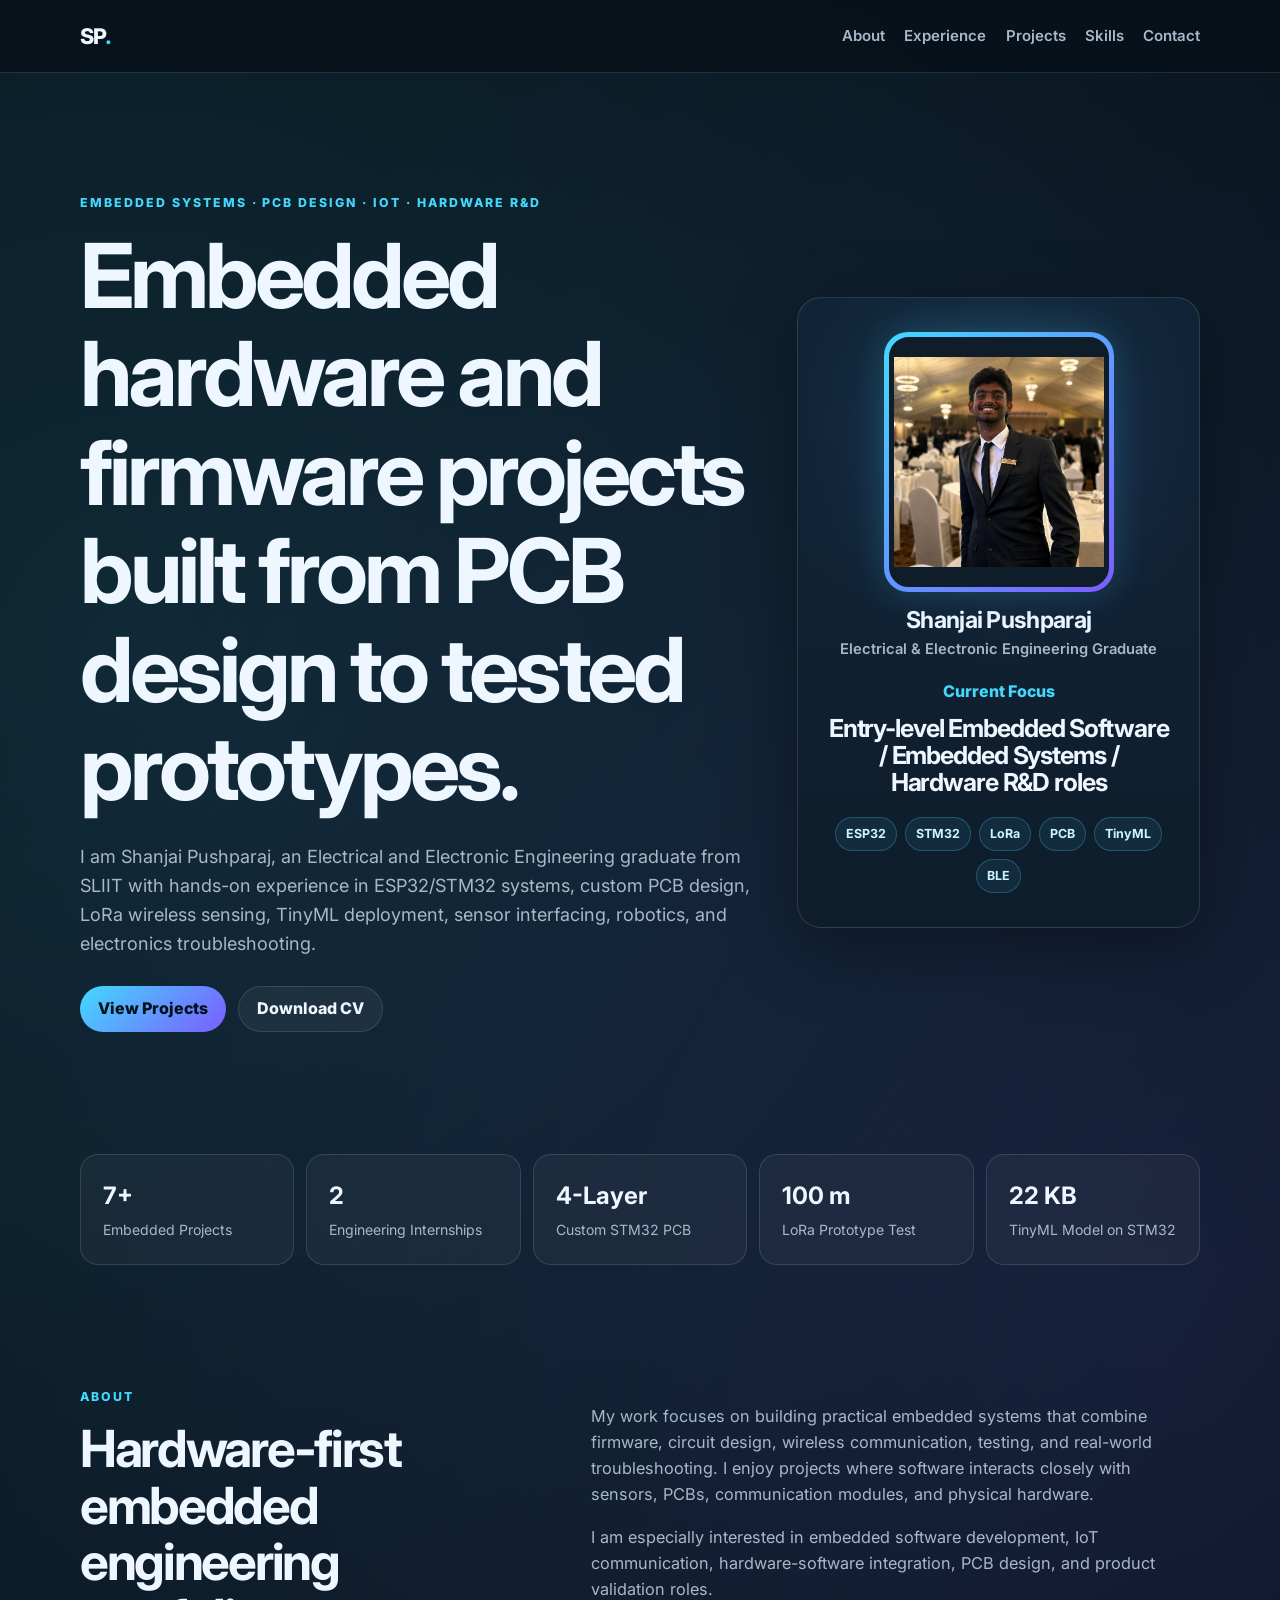
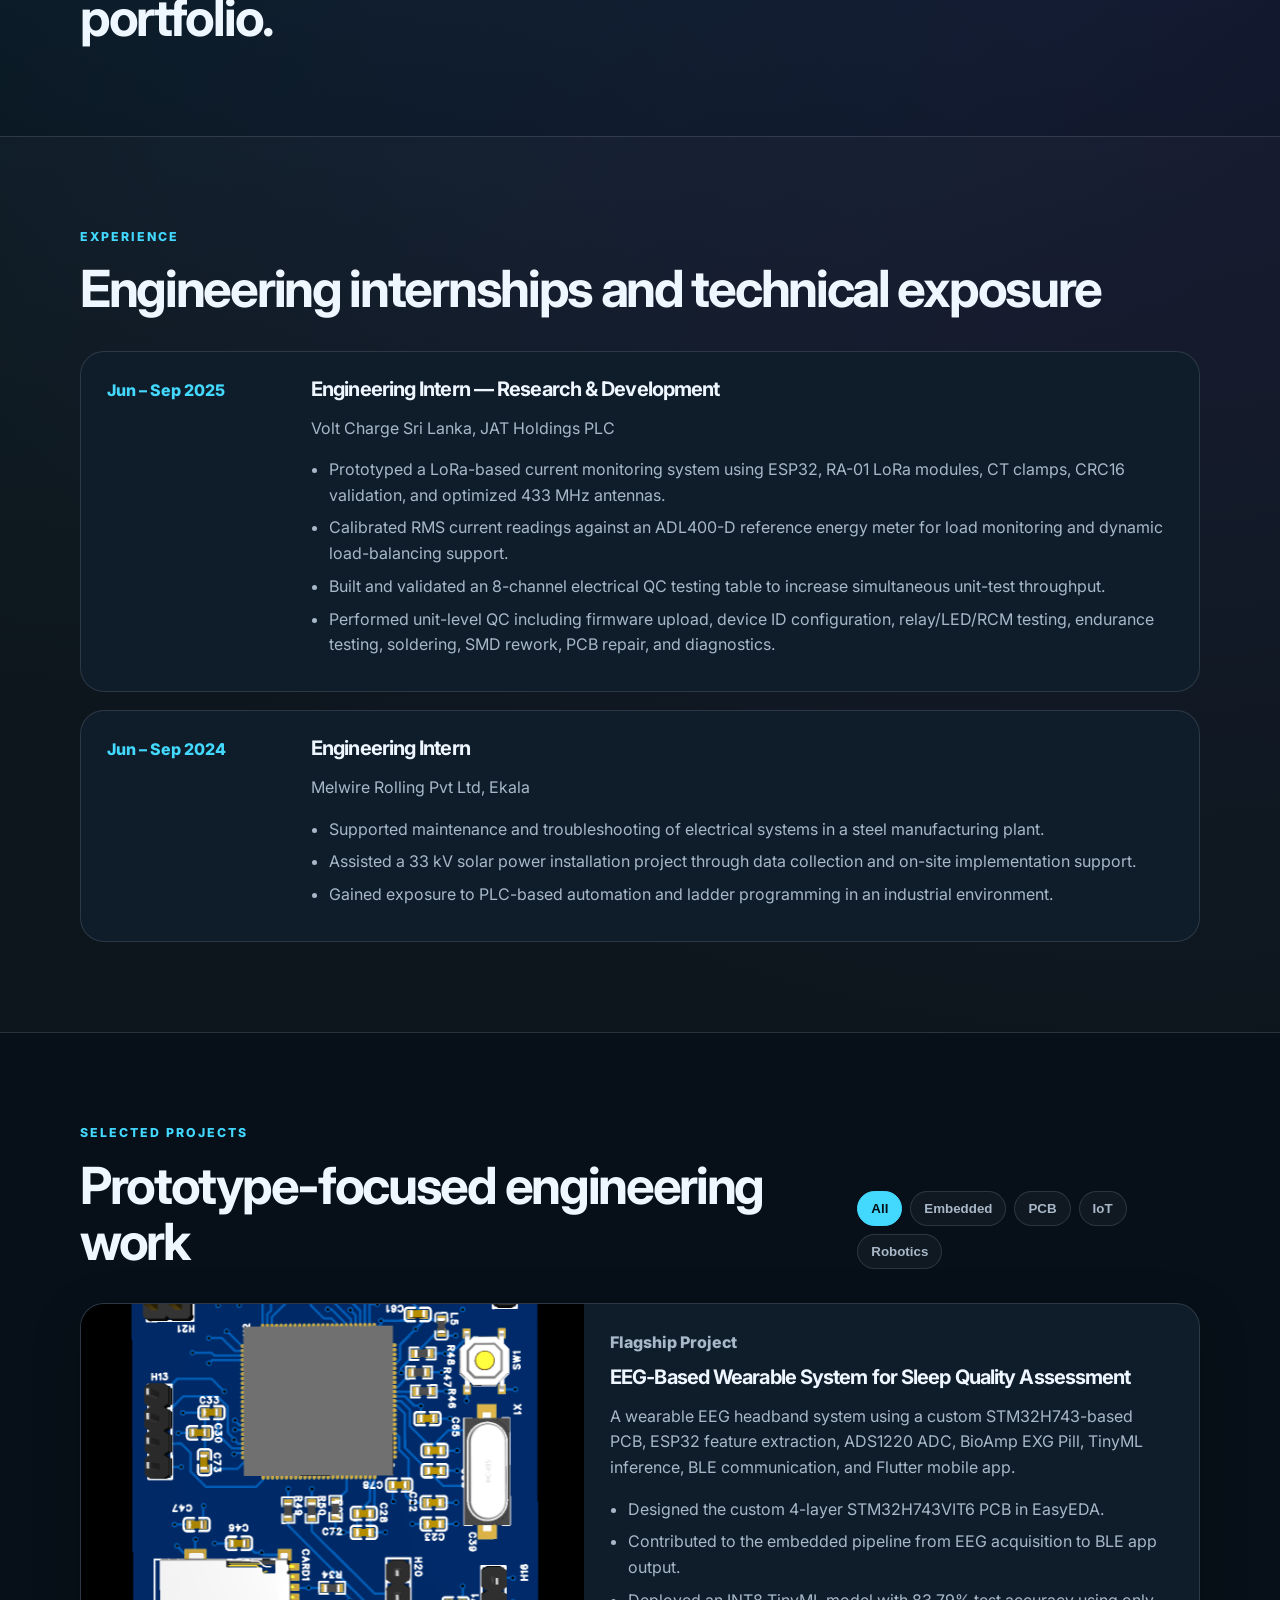
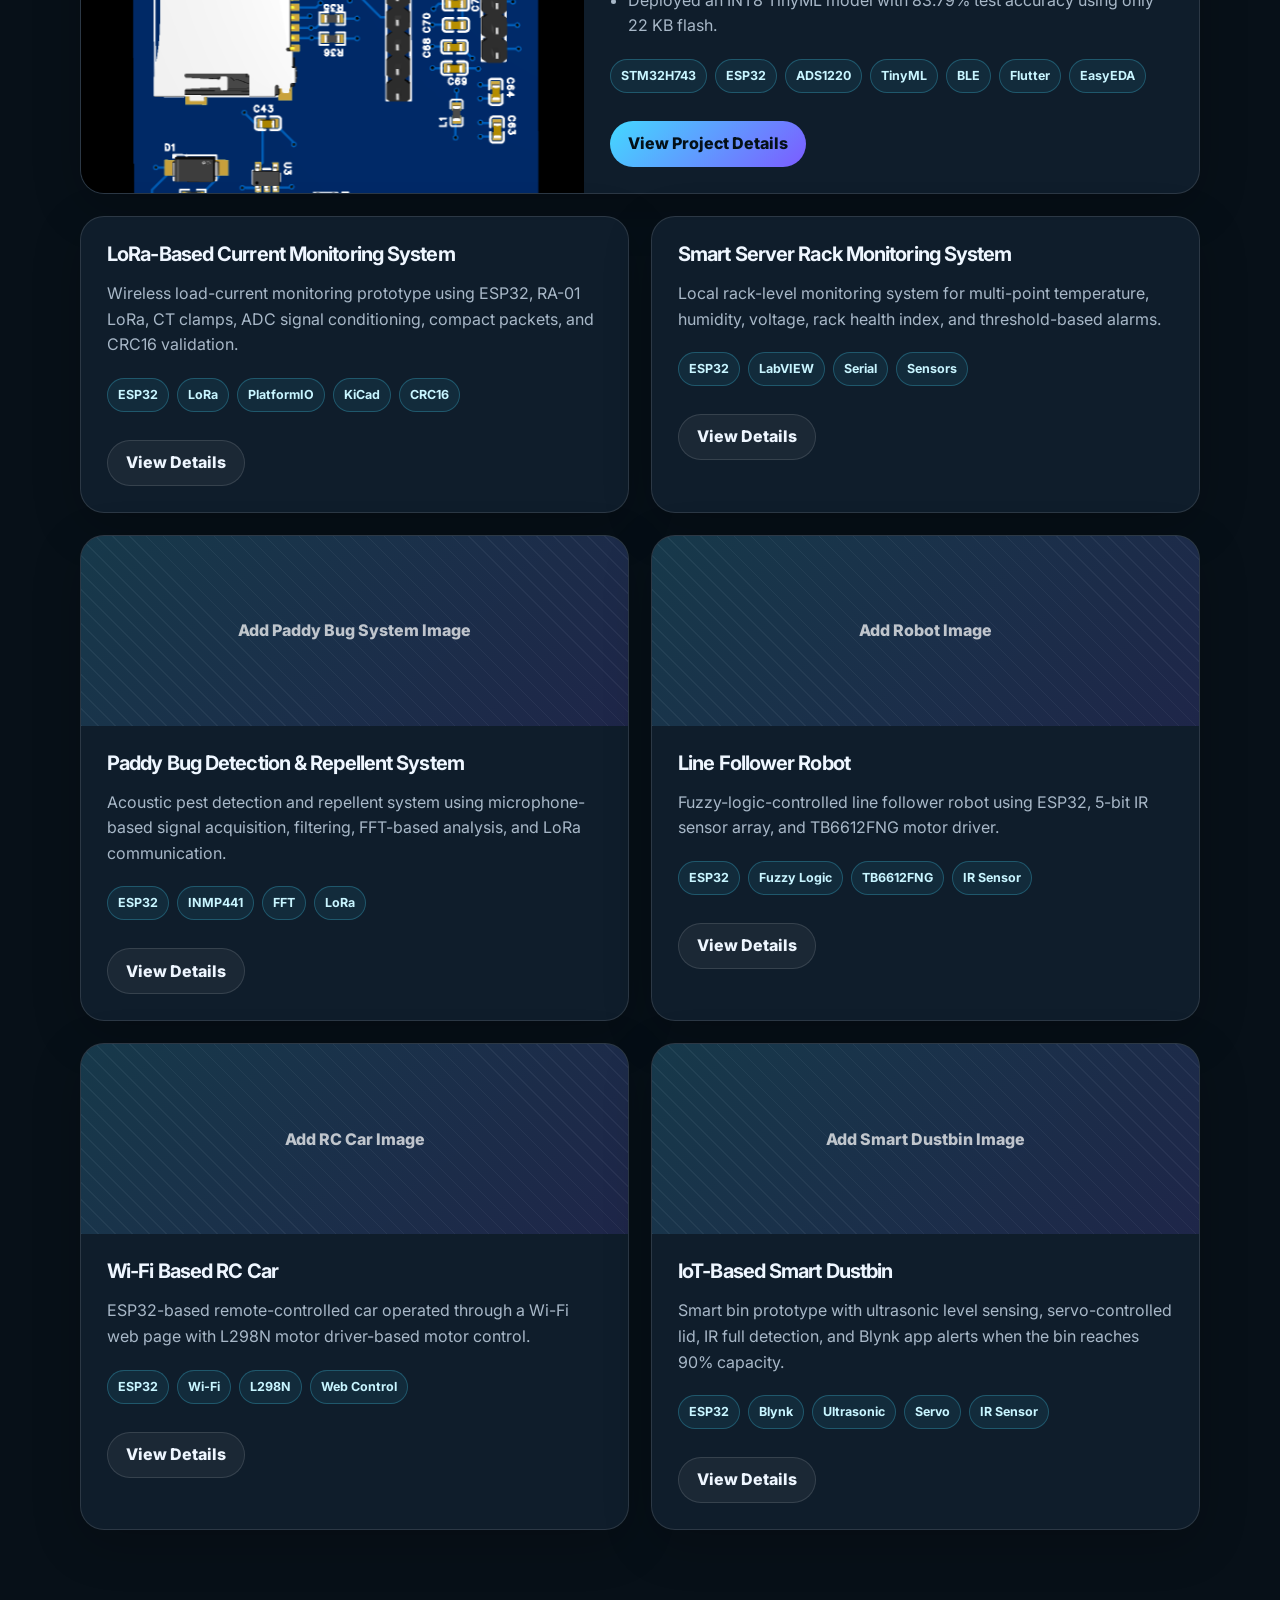
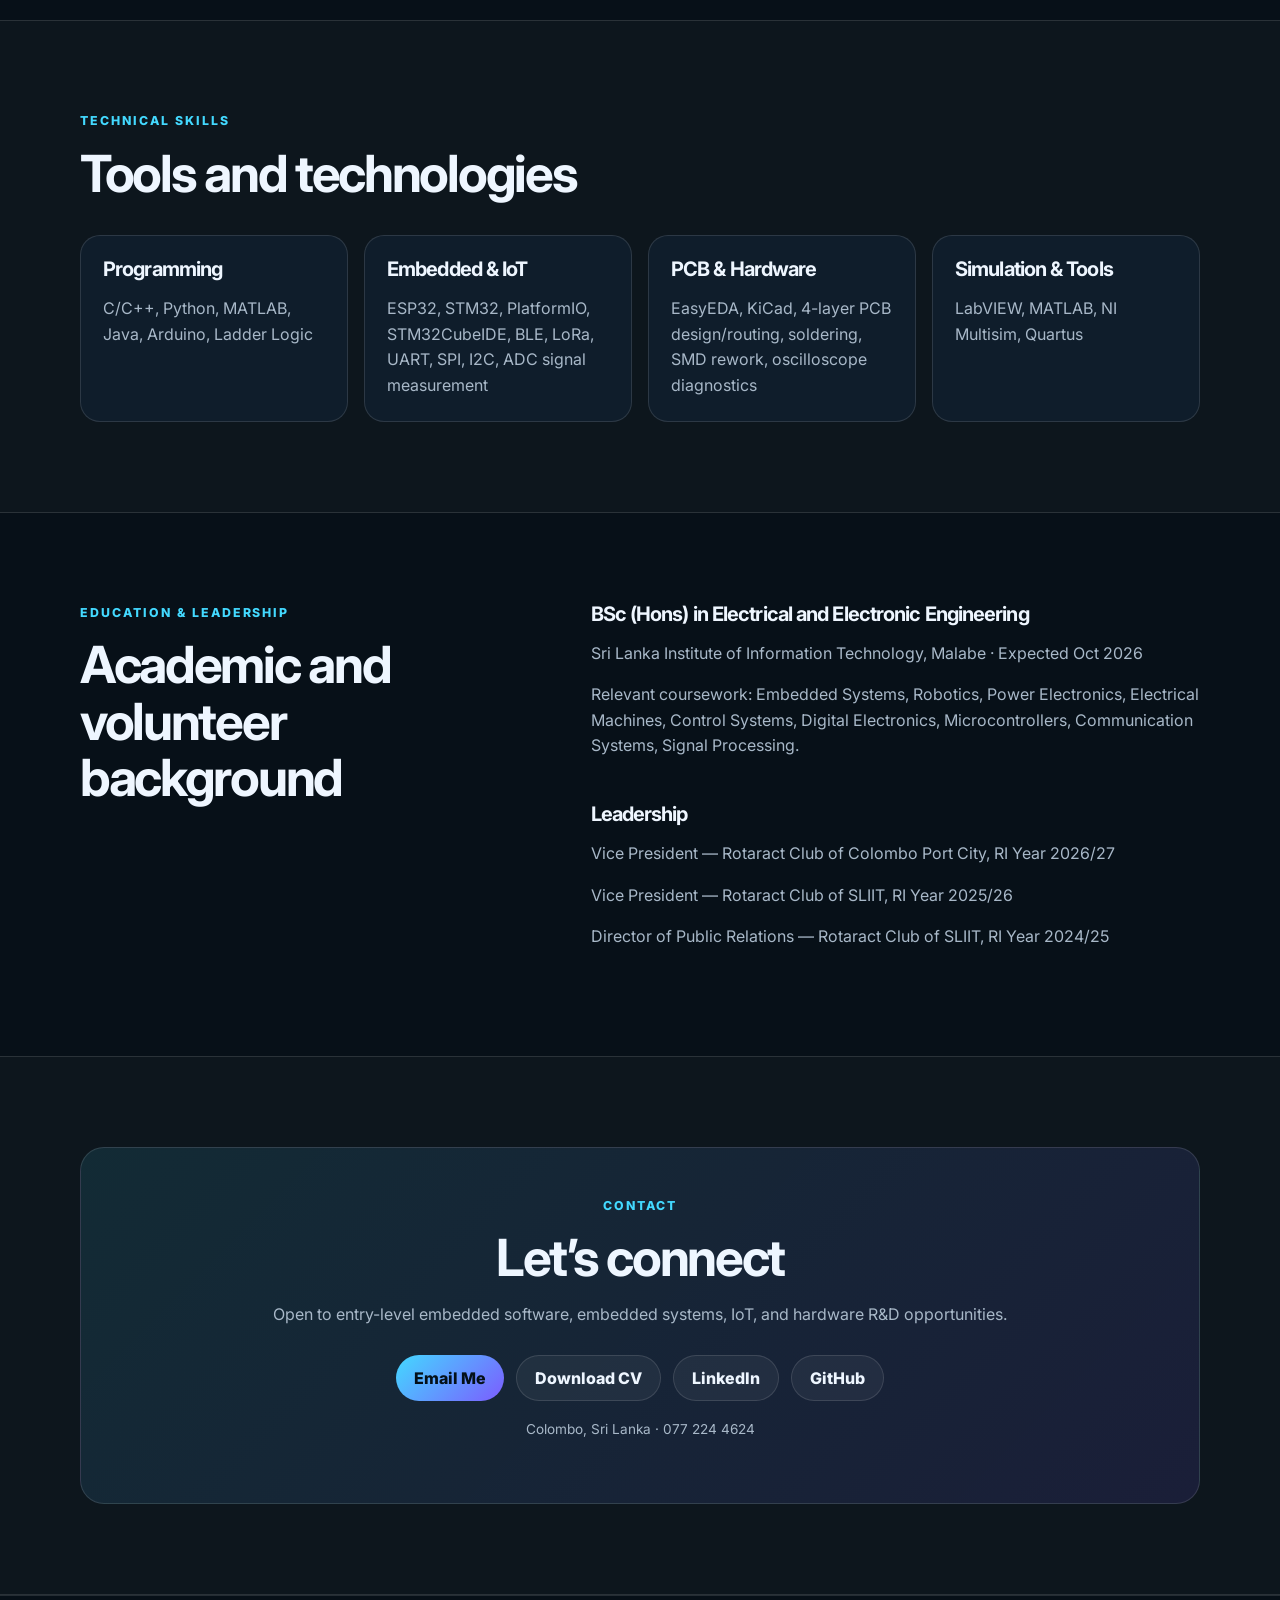
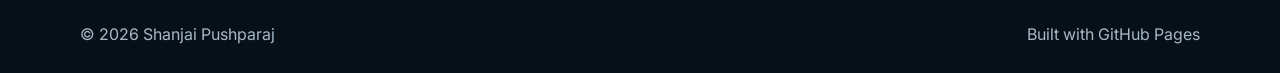
<file: index.html>
<!DOCTYPE html>
<html lang="en">
<head>
  <meta charset="UTF-8" />
  <meta name="viewport" content="width=device-width, initial-scale=1.0" />
  <meta name="description" content="Portfolio of Shanjai Pushparaj — Embedded Systems, PCB Design, IoT, Robotics and Hardware R&D." />
  <title>Shanjai Pushparaj | Embedded Systems Portfolio</title>
  <link rel="preconnect" href="https://fonts.googleapis.com">
  
  <link rel="preconnect" href="https://fonts.gstatic.com" crossorigin>
  <link href="https://fonts.googleapis.com/css2?family=Inter:wght@400;500;600;700;800&display=swap" rel="stylesheet">
  <link rel="stylesheet" href="styles.css" />
</head>
<body>
  <header class="site-header">
    <nav class="nav container">
      <a href="#home" class="logo">SP<span>.</span></a>
      <button class="nav-toggle" aria-label="Toggle navigation">☰</button>
      <div class="nav-links">
        <a href="#about">About</a><a href="#experience">Experience</a><a href="#projects">Projects</a><a href="#skills">Skills</a><a href="#contact">Contact</a>
      </div>
    </nav>
  </header>

  <main>
    <section id="home" class="hero section">
      <div class="container hero-grid">
        <div class="hero-copy">
          <p class="eyebrow">Embedded Systems · PCB Design · IoT · Hardware R&D</p>
          <h1>Embedded hardware and firmware projects built from PCB design to tested prototypes.</h1>
          <p class="hero-text">I am Shanjai Pushparaj, an Electrical and Electronic Engineering graduate from SLIIT with hands-on experience in ESP32/STM32 systems, custom PCB design, LoRa wireless sensing, TinyML deployment, sensor interfacing, robotics, and electronics troubleshooting.</p>
          <div class="hero-actions"><a class="btn primary" href="#projects">View Projects</a><a class="btn secondary" href="assets/docs/Shanjai_Pushparaj_CV.pdf" target="_blank" rel="noopener">Download CV</a></div>
        </div>
        <div class="hero-profile-card">
          <div class="profile-glow"></div>
          <div class="profile-image-wrap">
  <img src="assets/images/profile.jpg" alt="Shanjai Pushparaj" class="profile-image">
</div>

<h3 class="profile-name">Shanjai Pushparaj</h3>
<p class="profile-role">Electrical & Electronic Engineering Graduate</p>

<p class="card-label">Current Focus</p>
          <h2>Entry-level Embedded Software / Embedded Systems / Hardware R&D roles</h2>
          <div class="mini-tags"><span>ESP32</span><span>STM32</span><span>LoRa</span><span>PCB</span><span>TinyML</span><span>BLE</span></div>
        </div>
      </div>
    </section>

    <section class="stats section-tight"><div class="container stats-grid"><div><strong>7+</strong><span>Embedded Projects</span></div><div><strong>2</strong><span>Engineering Internships</span></div><div><strong>4-Layer</strong><span>Custom STM32 PCB</span></div><div><strong>100 m</strong><span>LoRa Prototype Test</span></div><div><strong>22 KB</strong><span>TinyML Model on STM32</span></div></div></section>

    <section id="about" class="section"><div class="container two-col"><div><p class="eyebrow">About</p><h2>Hardware-first embedded engineering portfolio.</h2></div><div class="body-copy"><p>My work focuses on building practical embedded systems that combine firmware, circuit design, wireless communication, testing, and real-world troubleshooting. I enjoy projects where software interacts closely with sensors, PCBs, communication modules, and physical hardware.</p><p>I am especially interested in embedded software development, IoT communication, hardware-software integration, PCB design, and product validation roles.</p></div></div></section>

    <section id="experience" class="section alt"><div class="container"><div class="section-heading"><p class="eyebrow">Experience</p><h2>Engineering internships and technical exposure</h2></div><div class="timeline"><article class="timeline-item"><div class="timeline-date">Jun – Sep 2025</div><div class="timeline-content"><h3>Engineering Intern — Research & Development</h3><p class="muted">Volt Charge Sri Lanka, JAT Holdings PLC</p><ul><li>Prototyped a LoRa-based current monitoring system using ESP32, RA-01 LoRa modules, CT clamps, CRC16 validation, and optimized 433 MHz antennas.</li><li>Calibrated RMS current readings against an ADL400-D reference energy meter for load monitoring and dynamic load-balancing support.</li><li>Built and validated an 8-channel electrical QC testing table to increase simultaneous unit-test throughput.</li><li>Performed unit-level QC including firmware upload, device ID configuration, relay/LED/RCM testing, endurance testing, soldering, SMD rework, PCB repair, and diagnostics.</li></ul></div></article><article class="timeline-item"><div class="timeline-date">Jun – Sep 2024</div><div class="timeline-content"><h3>Engineering Intern</h3><p class="muted">Melwire Rolling Pvt Ltd, Ekala</p><ul><li>Supported maintenance and troubleshooting of electrical systems in a steel manufacturing plant.</li><li>Assisted a 33 kV solar power installation project through data collection and on-site implementation support.</li><li>Gained exposure to PLC-based automation and ladder programming in an industrial environment.</li></ul></div></article></div></div></section>

    <section id="projects" class="section"><div class="container"><div class="section-heading project-heading"><div><p class="eyebrow">Selected Projects</p><h2>Prototype-focused engineering work</h2></div><div class="filters" aria-label="Project filters"><button class="filter-btn active" data-filter="all">All</button><button class="filter-btn" data-filter="embedded">Embedded</button><button class="filter-btn" data-filter="pcb">PCB</button><button class="filter-btn" data-filter="iot">IoT</button><button class="filter-btn" data-filter="robotics">Robotics</button></div></div>

        <article class="featured-project project-card" data-category="embedded pcb iot"><a 
  class="project-image" 
  href="projects/eeg-wearable.html" 
  style="background-image:url('assets/images/eeg-wearable/eeg_pcb_3d_render.jpg');">
</a><div class="project-content"><p class="project-kicker">Flagship Project</p><h3>EEG-Based Wearable System for Sleep Quality Assessment</h3><p>A wearable EEG headband system using a custom STM32H743-based PCB, ESP32 feature extraction, ADS1220 ADC, BioAmp EXG Pill, TinyML inference, BLE communication, and Flutter mobile app.</p><ul><li>Designed the custom 4-layer STM32H743VIT6 PCB in EasyEDA.</li><li>Contributed to the embedded pipeline from EEG acquisition to BLE app output.</li><li>Deployed an INT8 TinyML model with 83.79% test accuracy using only 22 KB flash.</li></ul><div class="tech-tags"><span>STM32H743</span><span>ESP32</span><span>ADS1220</span><span>TinyML</span><span>BLE</span><span>Flutter</span><span>EasyEDA</span></div><div class="project-actions"><a class="btn primary" href="projects/eeg-wearable.html">View Project Details</a></div></div></article>

        <div class="project-grid">
          <article class="project-card" data-category="embedded iot"><a 
  class="project-image" 
  href="projects/lora-current-monitoring.html" 
  style="background-image:url('assets/images/lora-current/lora-prototype.jpg');">
</a><div class="project-content"><h3>LoRa-Based Current Monitoring System</h3><p>Wireless load-current monitoring prototype using ESP32, RA-01 LoRa, CT clamps, ADC signal conditioning, compact packets, and CRC16 validation.</p><div class="tech-tags"><span>ESP32</span><span>LoRa</span><span>PlatformIO</span><span>KiCad</span><span>CRC16</span></div><div class="project-actions"><a class="btn secondary" href="projects/lora-current-monitoring.html">View Details</a></div></div></article>
          <article class="project-card" data-category="embedded iot"><a class="project-image" href="projects/lora-current-monitoring.html" 
  style="background-image:url('assets/images/lora-current/lora-prototype.jpg');">
</a><div class="project-content"><h3>Smart Server Rack Monitoring System</h3><p>Local rack-level monitoring system for multi-point temperature, humidity, voltage, rack health index, and threshold-based alarms.</p><div class="tech-tags"><span>ESP32</span><span>LabVIEW</span><span>Serial</span><span>Sensors</span></div><div class="project-actions"><a class="btn secondary" href="projects/server-rack-monitor.html">View Details</a></div></div></article>
          <article class="project-card" data-category="embedded iot"><a class="project-image placeholder" href="projects/paddy-bug-system.html"><span>Add Paddy Bug System Image</span></a><div class="project-content"><h3>Paddy Bug Detection & Repellent System</h3><p>Acoustic pest detection and repellent system using microphone-based signal acquisition, filtering, FFT-based analysis, and LoRa communication.</p><div class="tech-tags"><span>ESP32</span><span>INMP441</span><span>FFT</span><span>LoRa</span></div><div class="project-actions"><a class="btn secondary" href="projects/paddy-bug-system.html">View Details</a></div></div></article>
          <article class="project-card" data-category="embedded robotics"><a class="project-image placeholder" href="projects/line-follower-robot.html"><span>Add Robot Image</span></a><div class="project-content"><h3>Line Follower Robot</h3><p>Fuzzy-logic-controlled line follower robot using ESP32, 5-bit IR sensor array, and TB6612FNG motor driver.</p><div class="tech-tags"><span>ESP32</span><span>Fuzzy Logic</span><span>TB6612FNG</span><span>IR Sensor</span></div><div class="project-actions"><a class="btn secondary" href="projects/line-follower-robot.html">View Details</a></div></div></article>
          <article class="project-card" data-category="embedded robotics iot"><a class="project-image placeholder" href="projects/wifi-rc-car.html"><span>Add RC Car Image</span></a><div class="project-content"><h3>Wi-Fi Based RC Car</h3><p>ESP32-based remote-controlled car operated through a Wi-Fi web page with L298N motor driver-based motor control.</p><div class="tech-tags"><span>ESP32</span><span>Wi-Fi</span><span>L298N</span><span>Web Control</span></div><div class="project-actions"><a class="btn secondary" href="projects/wifi-rc-car.html">View Details</a></div></div></article>
          <article class="project-card" data-category="embedded iot"><a class="project-image placeholder" href="projects/smart-dustbin.html"><span>Add Smart Dustbin Image</span></a><div class="project-content"><h3>IoT-Based Smart Dustbin</h3><p>Smart bin prototype with ultrasonic level sensing, servo-controlled lid, IR full detection, and Blynk app alerts when the bin reaches 90% capacity.</p><div class="tech-tags"><span>ESP32</span><span>Blynk</span><span>Ultrasonic</span><span>Servo</span><span>IR Sensor</span></div><div class="project-actions"><a class="btn secondary" href="projects/smart-dustbin.html">View Details</a></div></div></article>
        </div>
      </div></section>

    <section id="skills" class="section alt"><div class="container"><div class="section-heading"><p class="eyebrow">Technical Skills</p><h2>Tools and technologies</h2></div><div class="skills-grid"><div class="skill-card"><h3>Programming</h3><p>C/C++, Python, MATLAB, Java, Arduino, Ladder Logic</p></div><div class="skill-card"><h3>Embedded & IoT</h3><p>ESP32, STM32, PlatformIO, STM32CubeIDE, BLE, LoRa, UART, SPI, I2C, ADC signal measurement</p></div><div class="skill-card"><h3>PCB & Hardware</h3><p>EasyEDA, KiCad, 4-layer PCB design/routing, soldering, SMD rework, oscilloscope diagnostics</p></div><div class="skill-card"><h3>Simulation & Tools</h3><p>LabVIEW, MATLAB, NI Multisim, Quartus</p></div></div></div></section>

    <section class="section"><div class="container two-col"><div><p class="eyebrow">Education & Leadership</p><h2>Academic and volunteer background</h2></div><div class="split-list"><div><h3>BSc (Hons) in Electrical and Electronic Engineering</h3><p class="muted">Sri Lanka Institute of Information Technology, Malabe · Expected Oct 2026</p><p class="muted">Relevant coursework: Embedded Systems, Robotics, Power Electronics, Electrical Machines, Control Systems, Digital Electronics, Microcontrollers, Communication Systems, Signal Processing.</p></div><div><h3>Leadership</h3><p class="muted">Vice President — Rotaract Club of Colombo Port City, RI Year 2026/27</p><p class="muted">Vice President — Rotaract Club of SLIIT, RI Year 2025/26</p><p class="muted">Director of Public Relations — Rotaract Club of SLIIT, RI Year 2024/25</p></div></div></div></section>

    <section id="contact" class="section alt"><div class="container"><div class="contact-card"><p class="eyebrow">Contact</p><h2>Let’s connect</h2><p class="muted">Open to entry-level embedded software, embedded systems, IoT, and hardware R&D opportunities.</p><div class="contact-actions"><a class="btn primary" href="mailto:shanjaipushparaj247@gmail.com">Email Me</a><a class="btn secondary" href="assets/docs/Shanjai_Pushparaj_CV.pdf" target="_blank" rel="noopener">Download CV</a><a class="btn secondary" href="https://www.linkedin.com/in/YOUR-LINKEDIN" target="_blank" rel="noopener">LinkedIn</a><a class="btn secondary" href="https://github.com/shanjai247" target="_blank" rel="noopener">GitHub</a></div><p class="small-note">Colombo, Sri Lanka · 077 224 4624</p></div></div></section>
  </main>
  <footer class="footer"><div class="container footer-content"><span>© 2026 Shanjai Pushparaj</span><span>Built with GitHub Pages</span></div></footer>
  <script src="script.js"></script>
</body>
</html>
</file>
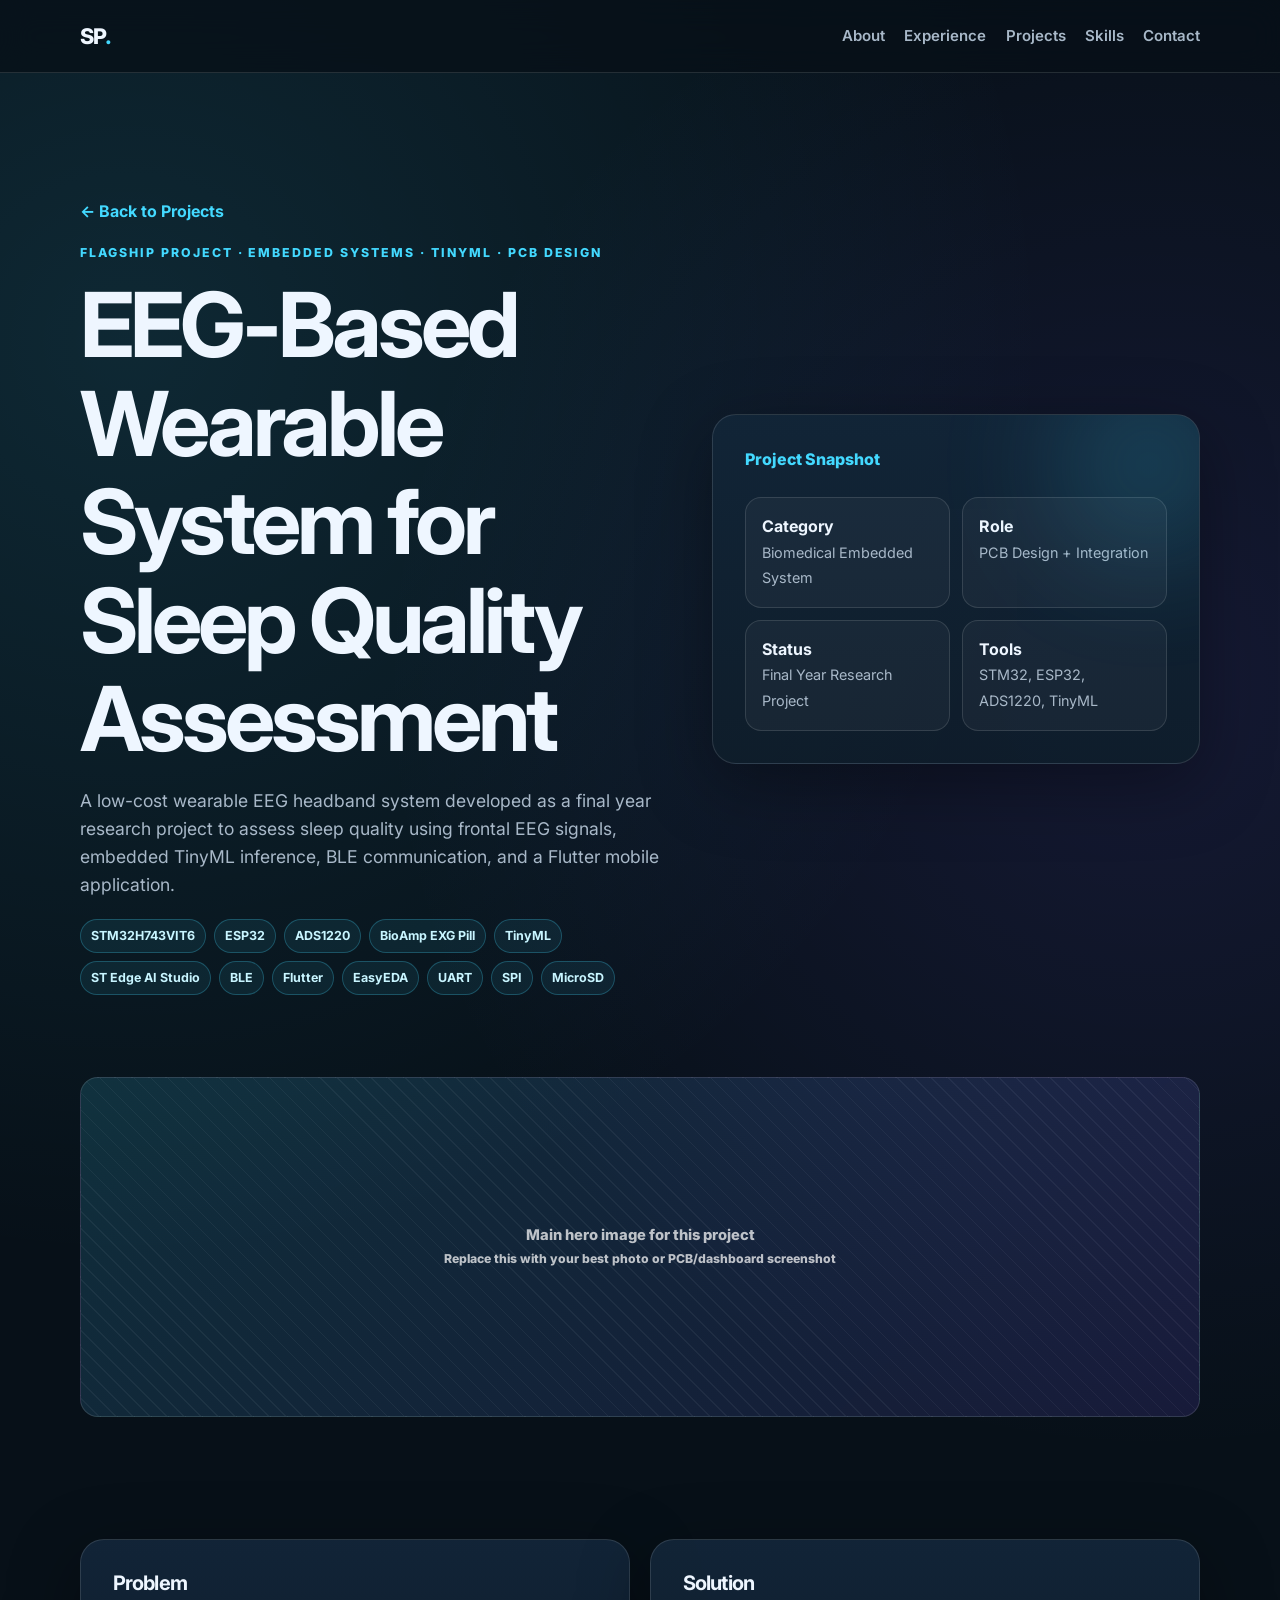
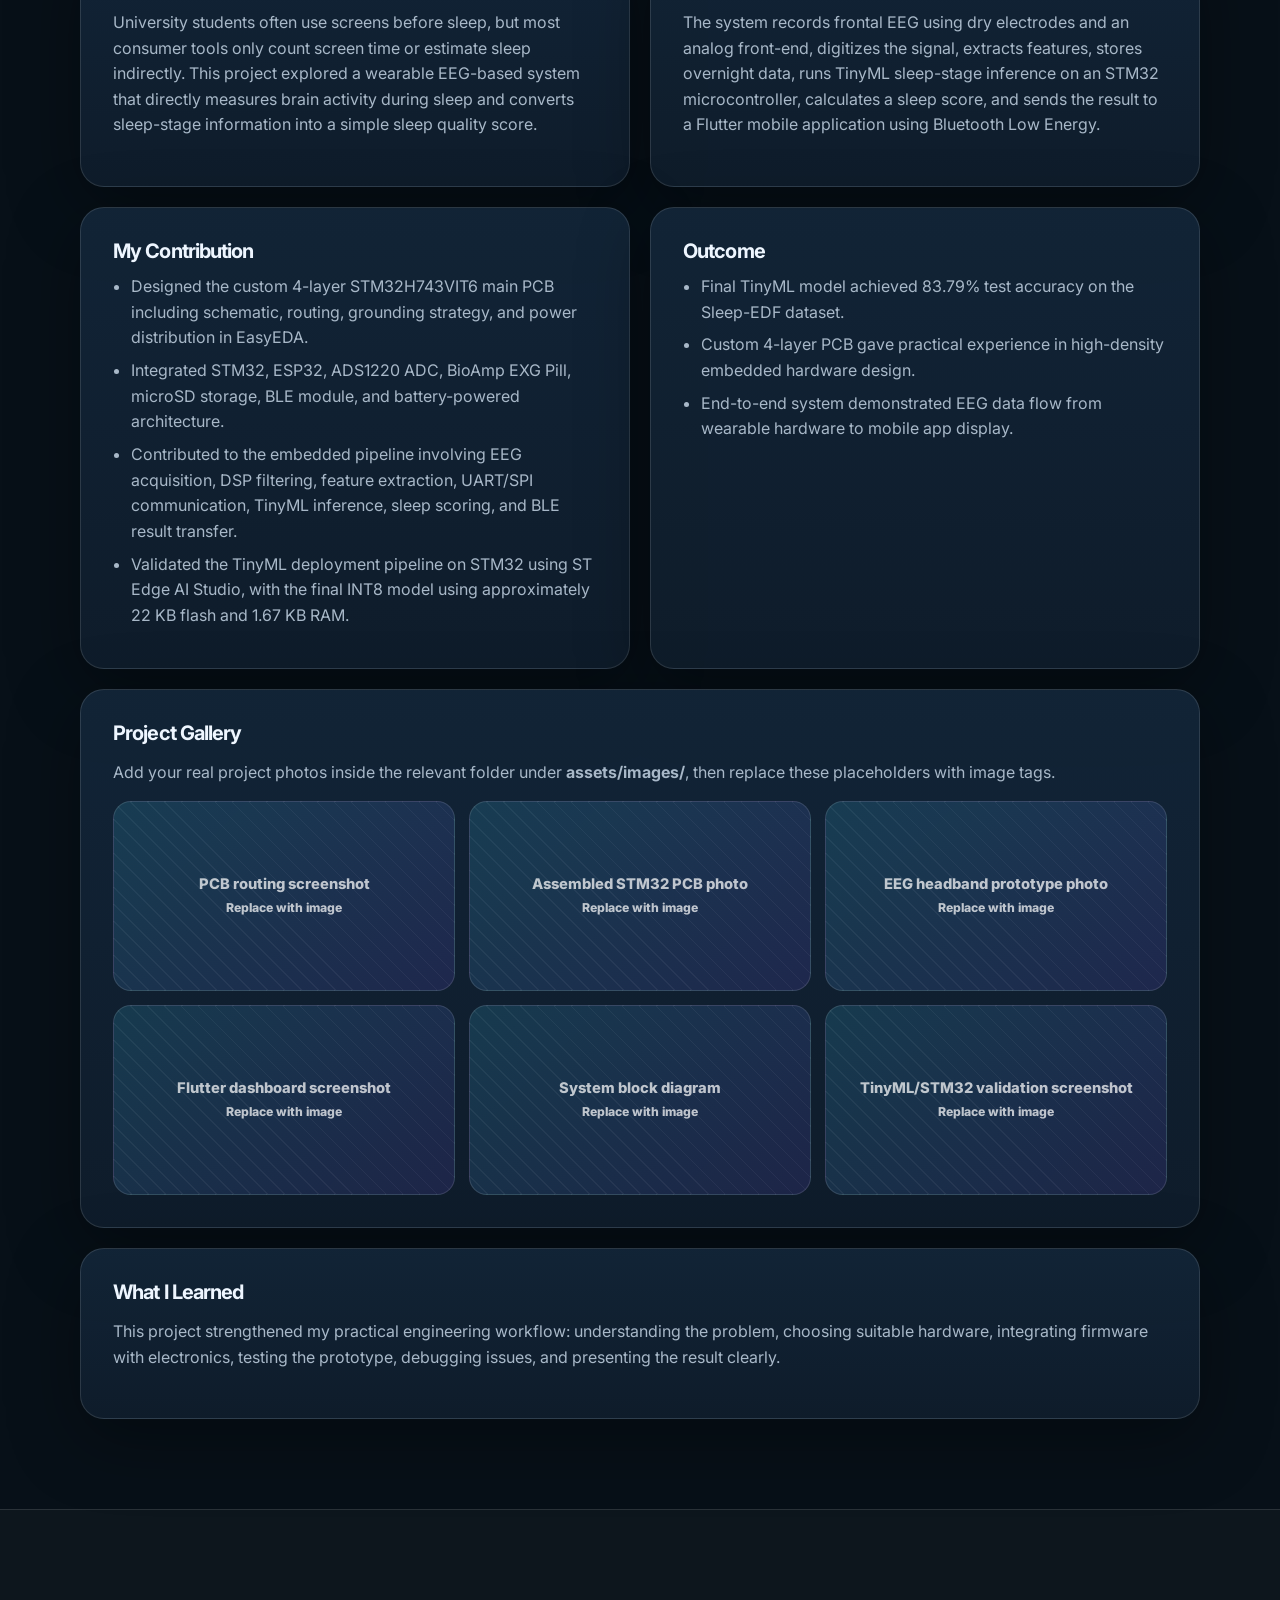
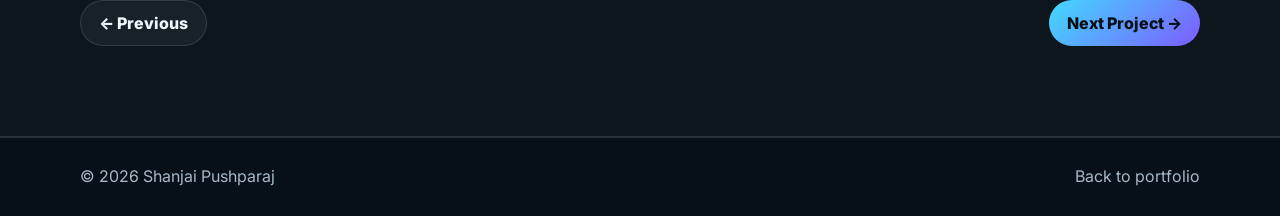
<file: projects/eeg-wearable.html>
<!DOCTYPE html>
<html lang="en">
<head>
  <meta charset="UTF-8" />
  <meta name="viewport" content="width=device-width, initial-scale=1.0" />
  <meta name="description" content="EEG-Based Wearable System for Sleep Quality Assessment — project by Shanjai Pushparaj." />
  <title>EEG-Based Wearable System for Sleep Quality Assessment | Shanjai Pushparaj</title>
  <link rel="preconnect" href="https://fonts.googleapis.com">
  <link rel="preconnect" href="https://fonts.gstatic.com" crossorigin>
  <link href="https://fonts.googleapis.com/css2?family=Inter:wght@400;500;600;700;800&display=swap" rel="stylesheet">
  <link rel="stylesheet" href="../styles.css" />
</head>
<body>
  <header class="site-header"><nav class="nav container"><a href="../index.html#home" class="logo">SP<span>.</span></a><button class="nav-toggle" aria-label="Toggle navigation">☰</button><div class="nav-links"><a href="../index.html#about">About</a><a href="../index.html#experience">Experience</a><a href="../index.html#projects">Projects</a><a href="../index.html#skills">Skills</a><a href="../index.html#contact">Contact</a></div></nav></header>
  <main>
    <section class="project-hero">
      <div class="container project-hero-grid">
        <div>
          <p class="breadcrumb"><a href="../index.html#projects">← Back to Projects</a></p>
          <p class="eyebrow">Flagship Project · Embedded Systems · TinyML · PCB Design</p>
          <h1>EEG-Based Wearable System for Sleep Quality Assessment</h1>
          <p class="lead">A low-cost wearable EEG headband system developed as a final year research project to assess sleep quality using frontal EEG signals, embedded TinyML inference, BLE communication, and a Flutter mobile application.</p>
          <div class="tech-tags"><span>STM32H743VIT6</span><span>ESP32</span><span>ADS1220</span><span>BioAmp EXG Pill</span><span>TinyML</span><span>ST Edge AI Studio</span><span>BLE</span><span>Flutter</span><span>EasyEDA</span><span>UART</span><span>SPI</span><span>MicroSD</span></div>
        </div>
        <div class="hero-card"><div class="card-glow"></div><p class="card-label">Project Snapshot</p><div class="hero-meta"><div><strong>Category</strong><span>Biomedical Embedded System</span></div><div><strong>Role</strong><span>PCB Design + Integration</span></div><div><strong>Status</strong><span>Final Year Research Project</span></div><div><strong>Tools</strong><span>STM32, ESP32, ADS1220, TinyML</span></div></div></div>
      </div>
    </section>
    <section class="section-tight"><div class="container"><div class="gallery-item placeholder" style="min-height:340px"><span>Main hero image for this project<br><small>Replace this with your best photo or PCB/dashboard screenshot</small></span></div></div></section>
    <section class="section"><div class="container detail-grid">
      <article class="detail-card"><h3>Problem</h3><p>University students often use screens before sleep, but most consumer tools only count screen time or estimate sleep indirectly. This project explored a wearable EEG-based system that directly measures brain activity during sleep and converts sleep-stage information into a simple sleep quality score.</p></article>
      <article class="detail-card"><h3>Solution</h3><p>The system records frontal EEG using dry electrodes and an analog front-end, digitizes the signal, extracts features, stores overnight data, runs TinyML sleep-stage inference on an STM32 microcontroller, calculates a sleep score, and sends the result to a Flutter mobile application using Bluetooth Low Energy.</p></article>
      <article class="detail-card"><h3>My Contribution</h3><ul><li>Designed the custom 4-layer STM32H743VIT6 main PCB including schematic, routing, grounding strategy, and power distribution in EasyEDA.</li><li>Integrated STM32, ESP32, ADS1220 ADC, BioAmp EXG Pill, microSD storage, BLE module, and battery-powered architecture.</li><li>Contributed to the embedded pipeline involving EEG acquisition, DSP filtering, feature extraction, UART/SPI communication, TinyML inference, sleep scoring, and BLE result transfer.</li><li>Validated the TinyML deployment pipeline on STM32 using ST Edge AI Studio, with the final INT8 model using approximately 22 KB flash and 1.67 KB RAM.</li></ul></article>
      <article class="detail-card"><h3>Outcome</h3><ul><li>Final TinyML model achieved 83.79% test accuracy on the Sleep-EDF dataset.</li><li>Custom 4-layer PCB gave practical experience in high-density embedded hardware design.</li><li>End-to-end system demonstrated EEG data flow from wearable hardware to mobile app display.</li></ul></article>
      <article class="detail-card wide"><h3>Project Gallery</h3><p>Add your real project photos inside the relevant folder under <strong>assets/images/</strong>, then replace these placeholders with image tags.</p><div class="gallery-grid"><div class="gallery-item placeholder"><span>PCB routing screenshot<br><small>Replace with image</small></span></div><div class="gallery-item placeholder"><span>Assembled STM32 PCB photo<br><small>Replace with image</small></span></div><div class="gallery-item placeholder"><span>EEG headband prototype photo<br><small>Replace with image</small></span></div><div class="gallery-item placeholder"><span>Flutter dashboard screenshot<br><small>Replace with image</small></span></div><div class="gallery-item placeholder"><span>System block diagram<br><small>Replace with image</small></span></div><div class="gallery-item placeholder"><span>TinyML/STM32 validation screenshot<br><small>Replace with image</small></span></div></div></article>
      <article class="detail-card wide"><h3>What I Learned</h3><p>This project strengthened my practical engineering workflow: understanding the problem, choosing suitable hardware, integrating firmware with electronics, testing the prototype, debugging issues, and presenting the result clearly.</p></article>
    </div></section>
    <section class="section alt"><div class="container next-projects"><a class="btn secondary" href="../index.html#projects">← Previous</a><a class="btn primary" href="lora-current-monitoring.html">Next Project →</a></div></section>
  </main>
  <footer class="footer"><div class="container footer-content"><span>© 2026 Shanjai Pushparaj</span><span><a href="../index.html#projects">Back to portfolio</a></span></div></footer>
  <script src="../script.js"></script>
</body>
</html>
</file>
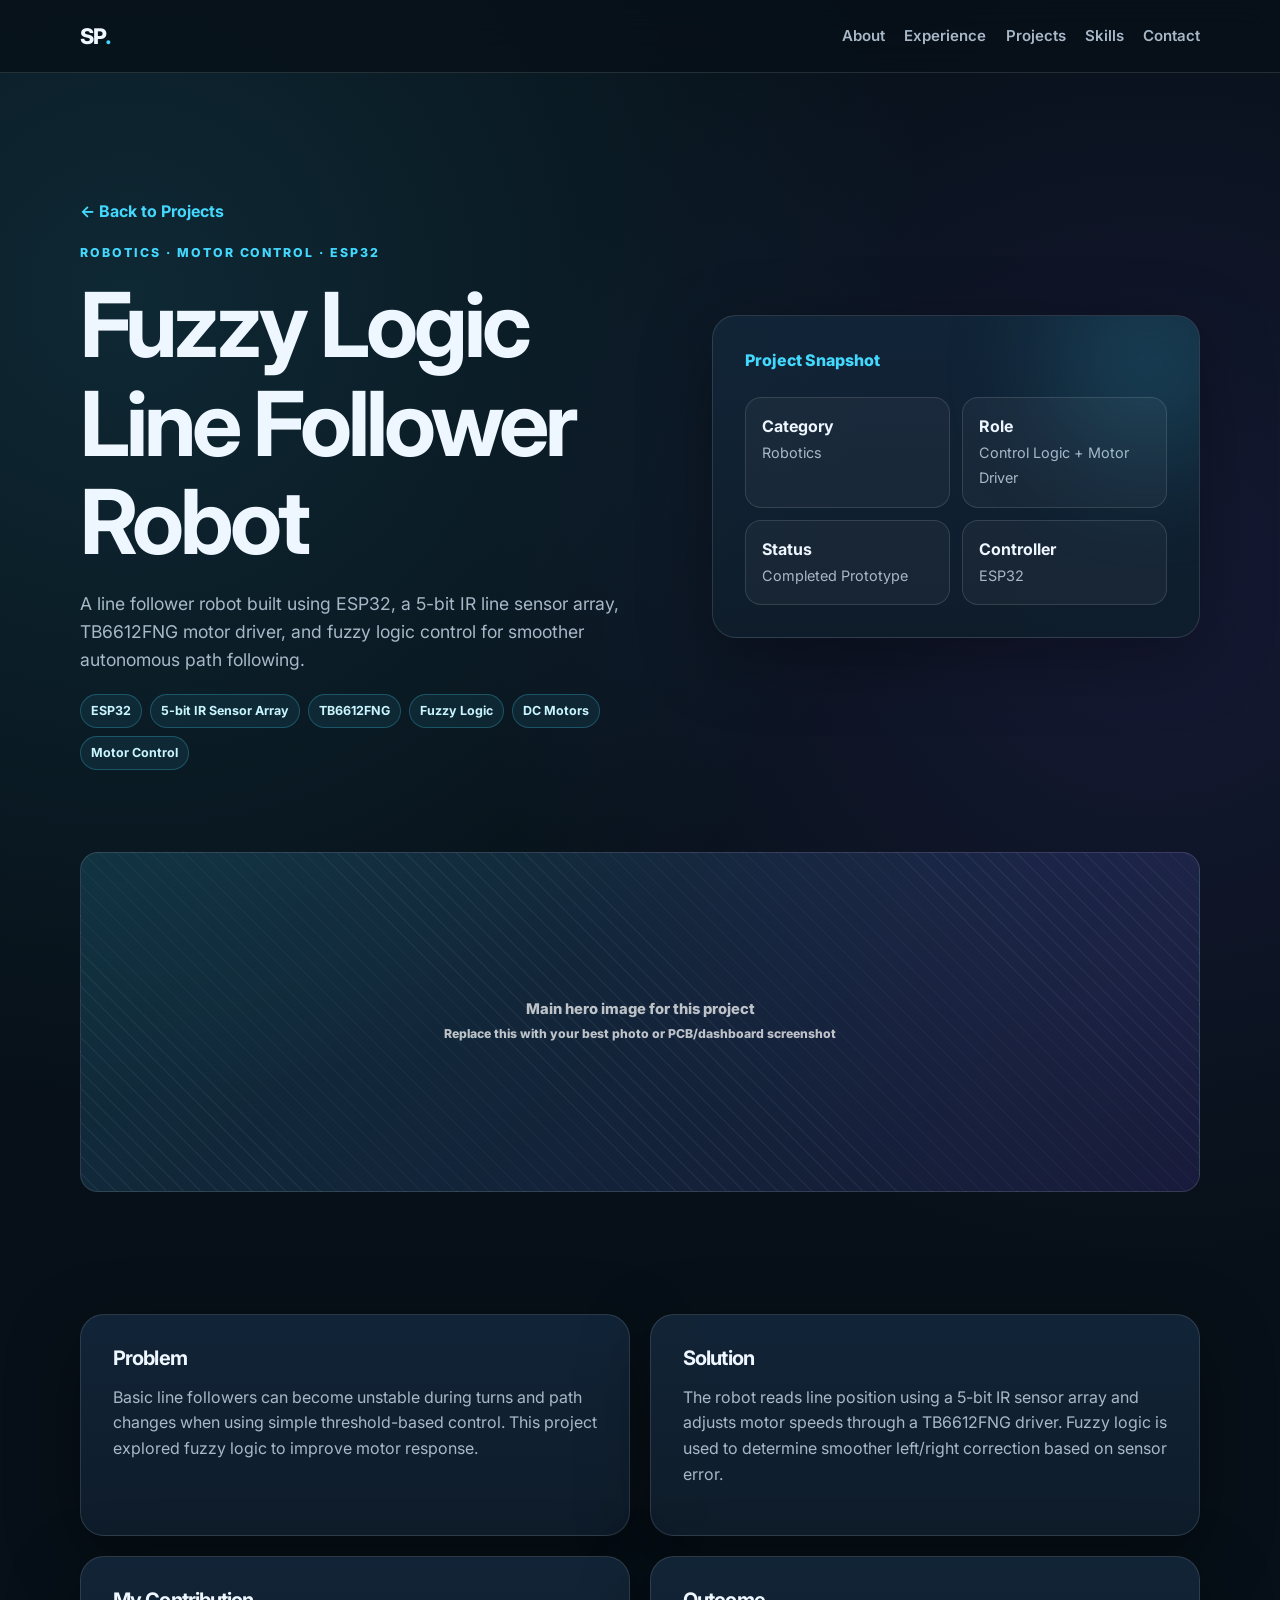
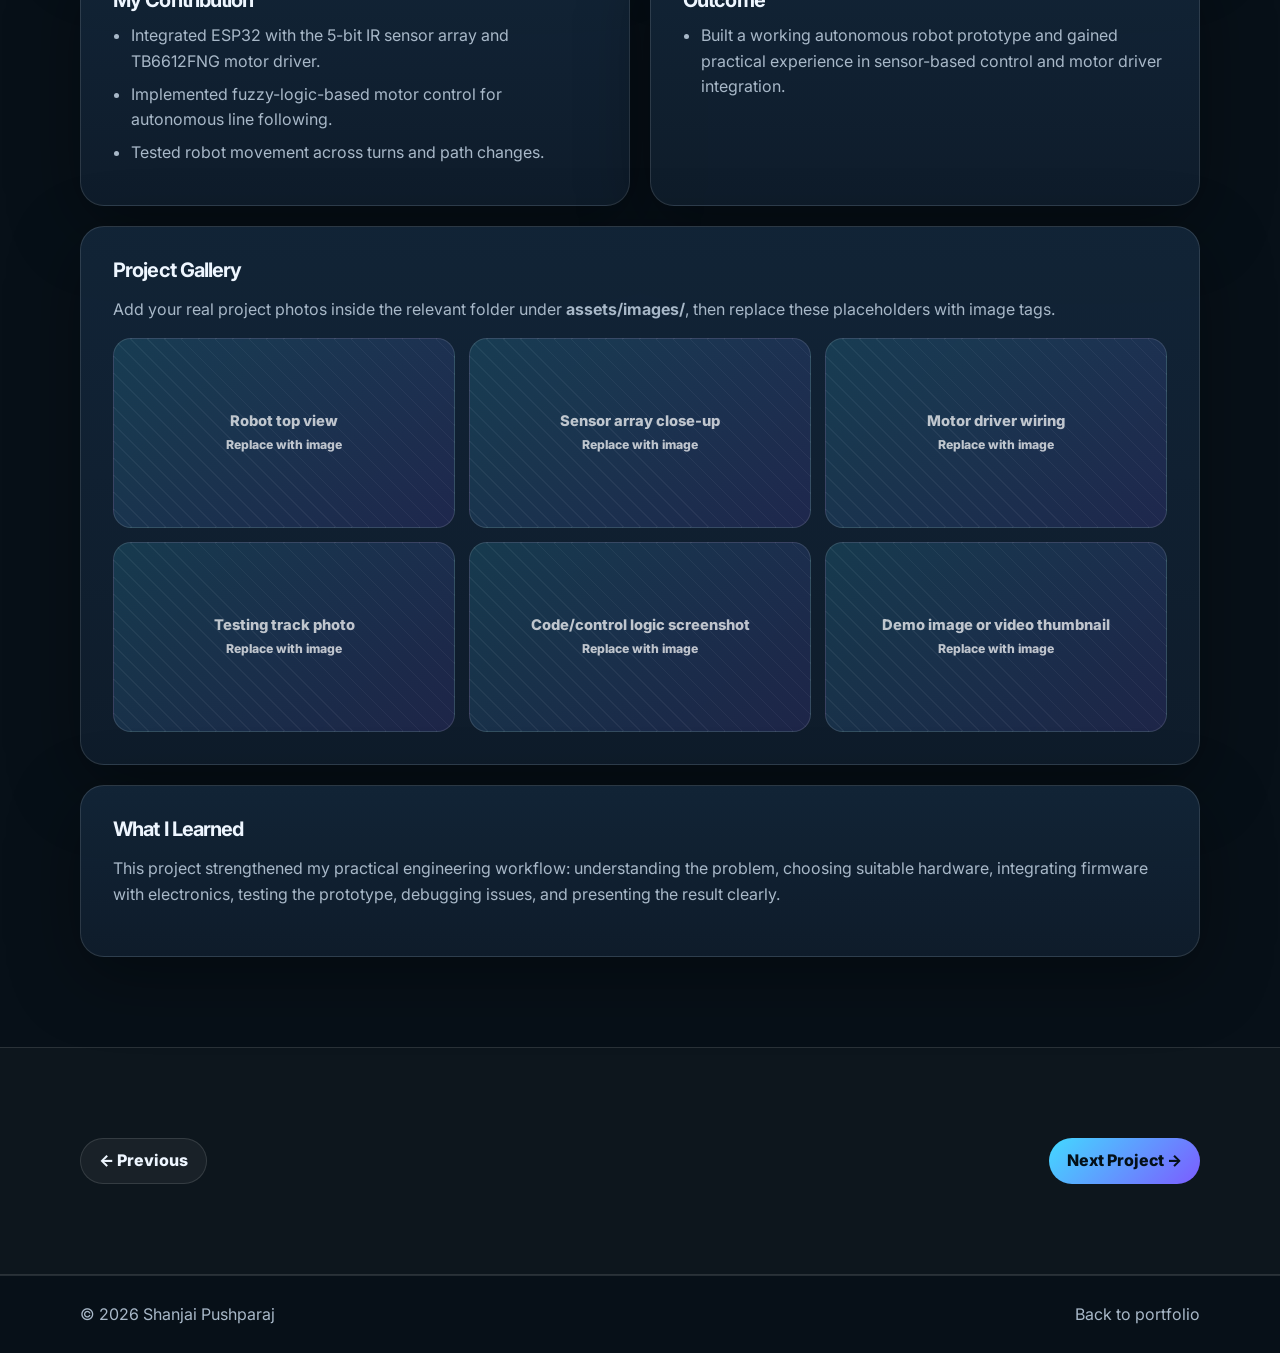
<file: projects/line-follower-robot.html>
<!DOCTYPE html>
<html lang="en">
<head>
  <meta charset="UTF-8" />
  <meta name="viewport" content="width=device-width, initial-scale=1.0" />
  <meta name="description" content="Fuzzy Logic Line Follower Robot — project by Shanjai Pushparaj." />
  <title>Fuzzy Logic Line Follower Robot | Shanjai Pushparaj</title>
  <link rel="preconnect" href="https://fonts.googleapis.com">
  <link rel="preconnect" href="https://fonts.gstatic.com" crossorigin>
  <link href="https://fonts.googleapis.com/css2?family=Inter:wght@400;500;600;700;800&display=swap" rel="stylesheet">
  <link rel="stylesheet" href="../styles.css" />
</head>
<body>
  <header class="site-header"><nav class="nav container"><a href="../index.html#home" class="logo">SP<span>.</span></a><button class="nav-toggle" aria-label="Toggle navigation">☰</button><div class="nav-links"><a href="../index.html#about">About</a><a href="../index.html#experience">Experience</a><a href="../index.html#projects">Projects</a><a href="../index.html#skills">Skills</a><a href="../index.html#contact">Contact</a></div></nav></header>
  <main>
    <section class="project-hero">
      <div class="container project-hero-grid">
        <div>
          <p class="breadcrumb"><a href="../index.html#projects">← Back to Projects</a></p>
          <p class="eyebrow">Robotics · Motor Control · ESP32</p>
          <h1>Fuzzy Logic Line Follower Robot</h1>
          <p class="lead">A line follower robot built using ESP32, a 5-bit IR line sensor array, TB6612FNG motor driver, and fuzzy logic control for smoother autonomous path following.</p>
          <div class="tech-tags"><span>ESP32</span><span>5-bit IR Sensor Array</span><span>TB6612FNG</span><span>Fuzzy Logic</span><span>DC Motors</span><span>Motor Control</span></div>
        </div>
        <div class="hero-card"><div class="card-glow"></div><p class="card-label">Project Snapshot</p><div class="hero-meta"><div><strong>Category</strong><span>Robotics</span></div><div><strong>Role</strong><span>Control Logic + Motor Driver</span></div><div><strong>Status</strong><span>Completed Prototype</span></div><div><strong>Controller</strong><span>ESP32</span></div></div></div>
      </div>
    </section>
    <section class="section-tight"><div class="container"><div class="gallery-item placeholder" style="min-height:340px"><span>Main hero image for this project<br><small>Replace this with your best photo or PCB/dashboard screenshot</small></span></div></div></section>
    <section class="section"><div class="container detail-grid">
      <article class="detail-card"><h3>Problem</h3><p>Basic line followers can become unstable during turns and path changes when using simple threshold-based control. This project explored fuzzy logic to improve motor response.</p></article>
      <article class="detail-card"><h3>Solution</h3><p>The robot reads line position using a 5-bit IR sensor array and adjusts motor speeds through a TB6612FNG driver. Fuzzy logic is used to determine smoother left/right correction based on sensor error.</p></article>
      <article class="detail-card"><h3>My Contribution</h3><ul><li>Integrated ESP32 with the 5-bit IR sensor array and TB6612FNG motor driver.</li><li>Implemented fuzzy-logic-based motor control for autonomous line following.</li><li>Tested robot movement across turns and path changes.</li></ul></article>
      <article class="detail-card"><h3>Outcome</h3><ul><li>Built a working autonomous robot prototype and gained practical experience in sensor-based control and motor driver integration.</li></ul></article>
      <article class="detail-card wide"><h3>Project Gallery</h3><p>Add your real project photos inside the relevant folder under <strong>assets/images/</strong>, then replace these placeholders with image tags.</p><div class="gallery-grid"><div class="gallery-item placeholder"><span>Robot top view<br><small>Replace with image</small></span></div><div class="gallery-item placeholder"><span>Sensor array close-up<br><small>Replace with image</small></span></div><div class="gallery-item placeholder"><span>Motor driver wiring<br><small>Replace with image</small></span></div><div class="gallery-item placeholder"><span>Testing track photo<br><small>Replace with image</small></span></div><div class="gallery-item placeholder"><span>Code/control logic screenshot<br><small>Replace with image</small></span></div><div class="gallery-item placeholder"><span>Demo image or video thumbnail<br><small>Replace with image</small></span></div></div></article>
      <article class="detail-card wide"><h3>What I Learned</h3><p>This project strengthened my practical engineering workflow: understanding the problem, choosing suitable hardware, integrating firmware with electronics, testing the prototype, debugging issues, and presenting the result clearly.</p></article>
    </div></section>
    <section class="section alt"><div class="container next-projects"><a class="btn secondary" href="paddy-bug-system.html">← Previous</a><a class="btn primary" href="wifi-rc-car.html">Next Project →</a></div></section>
  </main>
  <footer class="footer"><div class="container footer-content"><span>© 2026 Shanjai Pushparaj</span><span><a href="../index.html#projects">Back to portfolio</a></span></div></footer>
  <script src="../script.js"></script>
</body>
</html>
</file>
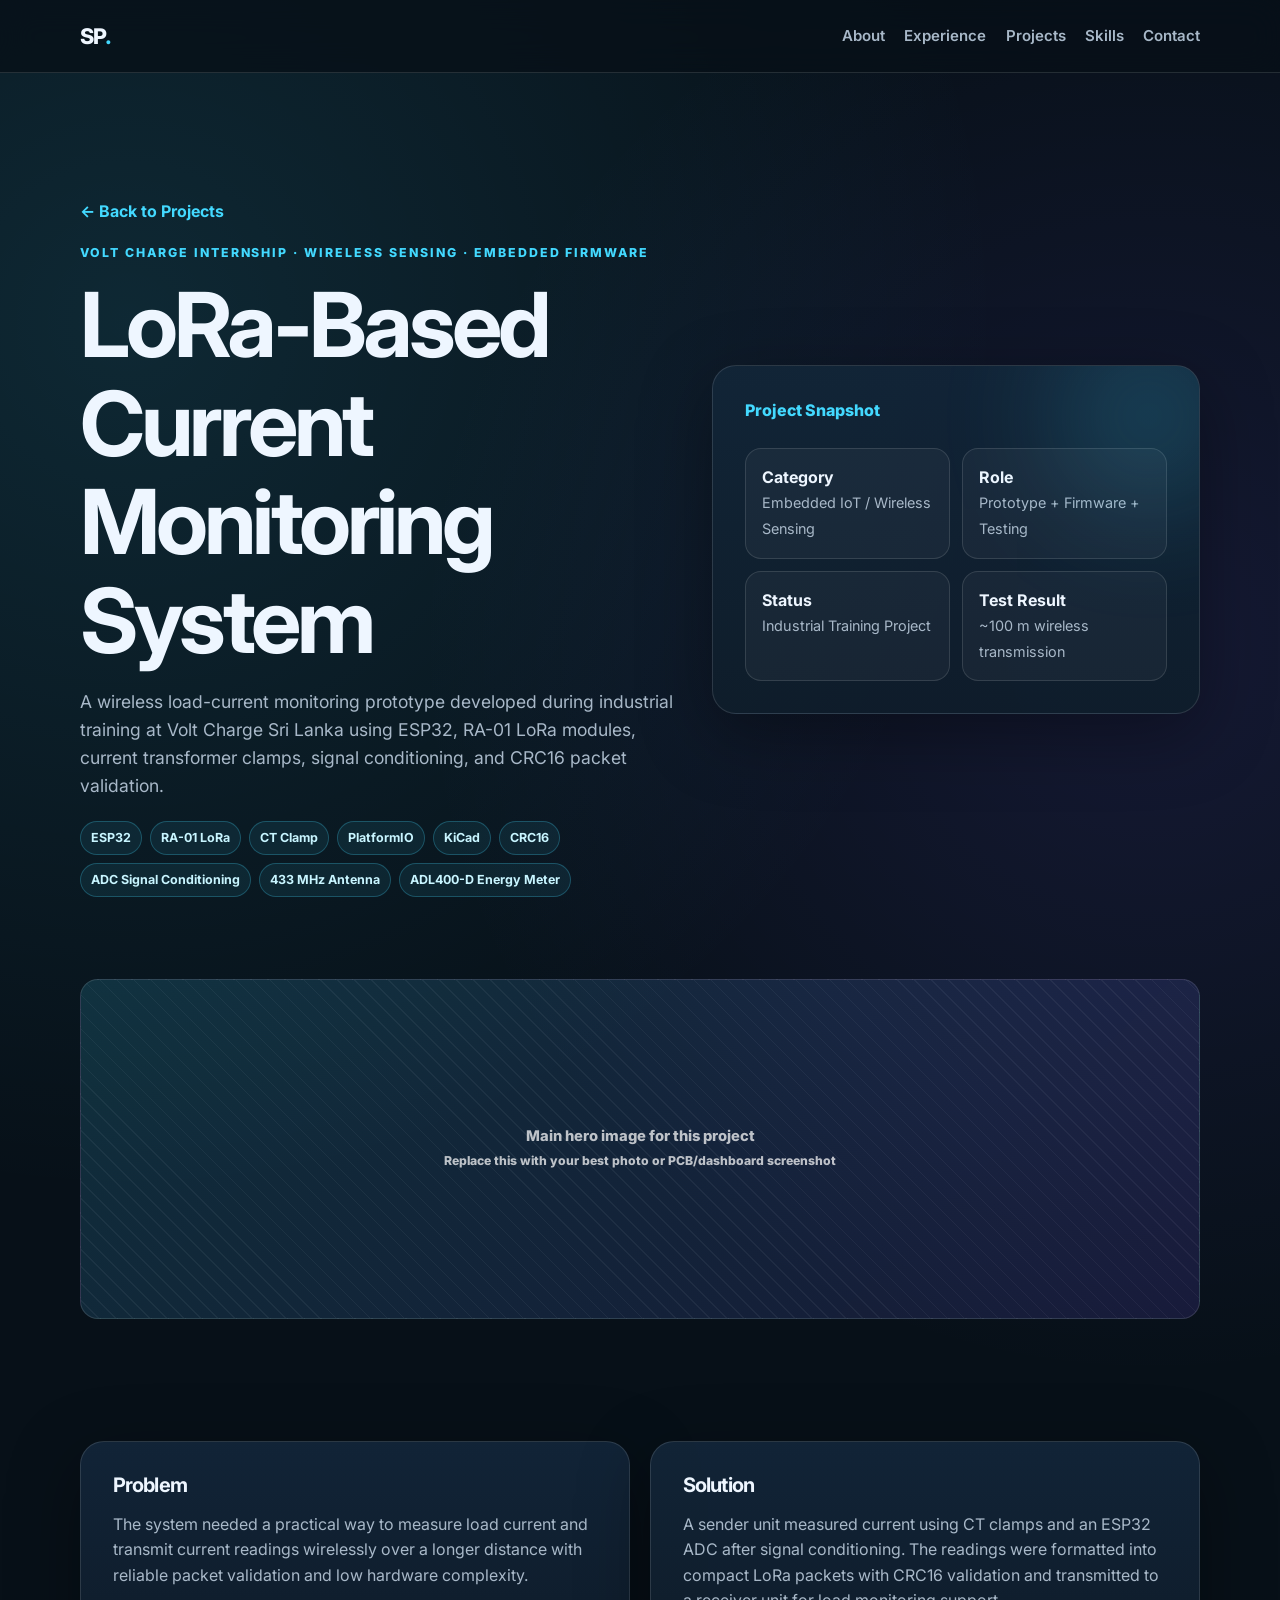
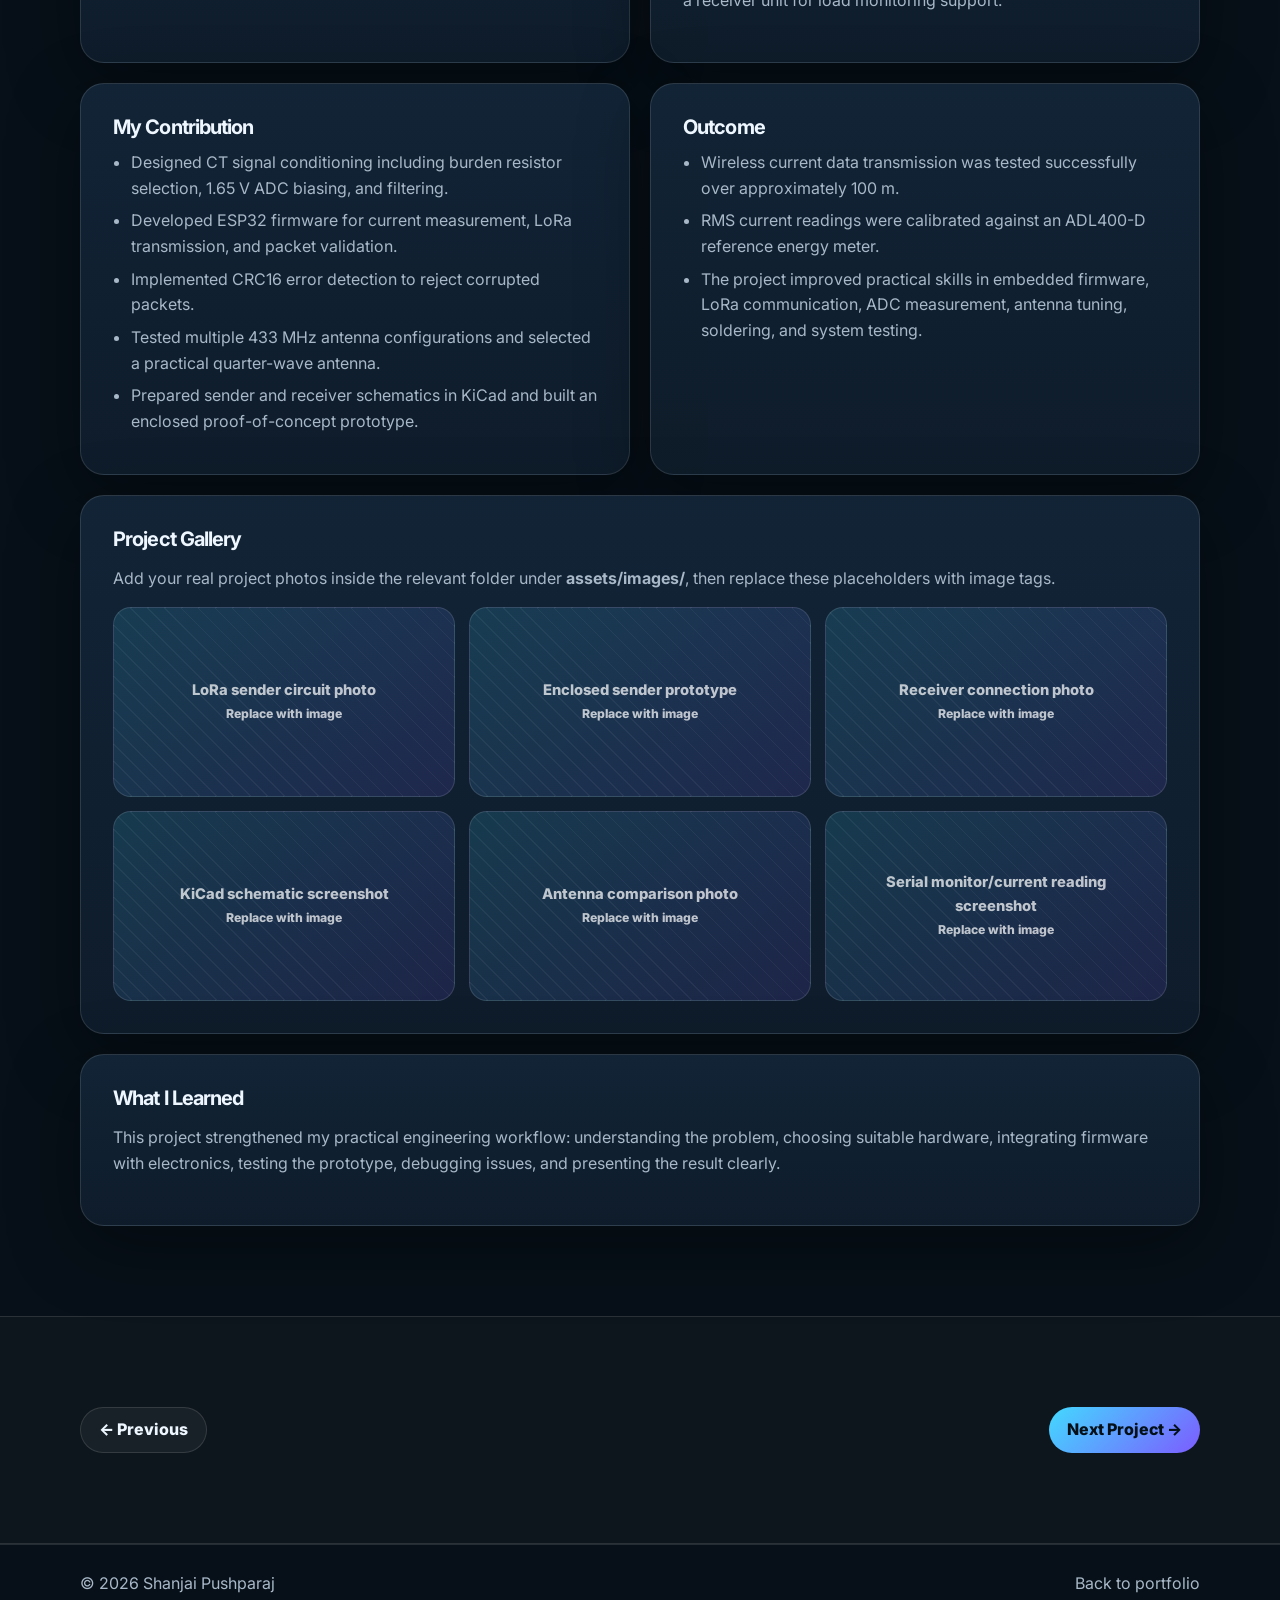
<file: projects/lora-current-monitoring.html>
<!DOCTYPE html>
<html lang="en">
<head>
  <meta charset="UTF-8" />
  <meta name="viewport" content="width=device-width, initial-scale=1.0" />
  <meta name="description" content="LoRa-Based Current Monitoring System — project by Shanjai Pushparaj." />
  <title>LoRa-Based Current Monitoring System | Shanjai Pushparaj</title>
  <link rel="preconnect" href="https://fonts.googleapis.com">
  <link rel="preconnect" href="https://fonts.gstatic.com" crossorigin>
  <link href="https://fonts.googleapis.com/css2?family=Inter:wght@400;500;600;700;800&display=swap" rel="stylesheet">
  <link rel="stylesheet" href="../styles.css" />
</head>
<body>
  <header class="site-header"><nav class="nav container"><a href="../index.html#home" class="logo">SP<span>.</span></a><button class="nav-toggle" aria-label="Toggle navigation">☰</button><div class="nav-links"><a href="../index.html#about">About</a><a href="../index.html#experience">Experience</a><a href="../index.html#projects">Projects</a><a href="../index.html#skills">Skills</a><a href="../index.html#contact">Contact</a></div></nav></header>
  <main>
    <section class="project-hero">
      <div class="container project-hero-grid">
        <div>
          <p class="breadcrumb"><a href="../index.html#projects">← Back to Projects</a></p>
          <p class="eyebrow">Volt Charge Internship · Wireless Sensing · Embedded Firmware</p>
          <h1>LoRa-Based Current Monitoring System</h1>
          <p class="lead">A wireless load-current monitoring prototype developed during industrial training at Volt Charge Sri Lanka using ESP32, RA-01 LoRa modules, current transformer clamps, signal conditioning, and CRC16 packet validation.</p>
          <div class="tech-tags"><span>ESP32</span><span>RA-01 LoRa</span><span>CT Clamp</span><span>PlatformIO</span><span>KiCad</span><span>CRC16</span><span>ADC Signal Conditioning</span><span>433 MHz Antenna</span><span>ADL400-D Energy Meter</span></div>
        </div>
        <div class="hero-card"><div class="card-glow"></div><p class="card-label">Project Snapshot</p><div class="hero-meta"><div><strong>Category</strong><span>Embedded IoT / Wireless Sensing</span></div><div><strong>Role</strong><span>Prototype + Firmware + Testing</span></div><div><strong>Status</strong><span>Industrial Training Project</span></div><div><strong>Test Result</strong><span>~100 m wireless transmission</span></div></div></div>
      </div>
    </section>
    <section class="section-tight"><div class="container"><div class="gallery-item placeholder" style="min-height:340px"><span>Main hero image for this project<br><small>Replace this with your best photo or PCB/dashboard screenshot</small></span></div></div></section>
    <section class="section"><div class="container detail-grid">
      <article class="detail-card"><h3>Problem</h3><p>The system needed a practical way to measure load current and transmit current readings wirelessly over a longer distance with reliable packet validation and low hardware complexity.</p></article>
      <article class="detail-card"><h3>Solution</h3><p>A sender unit measured current using CT clamps and an ESP32 ADC after signal conditioning. The readings were formatted into compact LoRa packets with CRC16 validation and transmitted to a receiver unit for load monitoring support.</p></article>
      <article class="detail-card"><h3>My Contribution</h3><ul><li>Designed CT signal conditioning including burden resistor selection, 1.65 V ADC biasing, and filtering.</li><li>Developed ESP32 firmware for current measurement, LoRa transmission, and packet validation.</li><li>Implemented CRC16 error detection to reject corrupted packets.</li><li>Tested multiple 433 MHz antenna configurations and selected a practical quarter-wave antenna.</li><li>Prepared sender and receiver schematics in KiCad and built an enclosed proof-of-concept prototype.</li></ul></article>
      <article class="detail-card"><h3>Outcome</h3><ul><li>Wireless current data transmission was tested successfully over approximately 100 m.</li><li>RMS current readings were calibrated against an ADL400-D reference energy meter.</li><li>The project improved practical skills in embedded firmware, LoRa communication, ADC measurement, antenna tuning, soldering, and system testing.</li></ul></article>
      <article class="detail-card wide"><h3>Project Gallery</h3><p>Add your real project photos inside the relevant folder under <strong>assets/images/</strong>, then replace these placeholders with image tags.</p><div class="gallery-grid"><div class="gallery-item placeholder"><span>LoRa sender circuit photo<br><small>Replace with image</small></span></div><div class="gallery-item placeholder"><span>Enclosed sender prototype<br><small>Replace with image</small></span></div><div class="gallery-item placeholder"><span>Receiver connection photo<br><small>Replace with image</small></span></div><div class="gallery-item placeholder"><span>KiCad schematic screenshot<br><small>Replace with image</small></span></div><div class="gallery-item placeholder"><span>Antenna comparison photo<br><small>Replace with image</small></span></div><div class="gallery-item placeholder"><span>Serial monitor/current reading screenshot<br><small>Replace with image</small></span></div></div></article>
      <article class="detail-card wide"><h3>What I Learned</h3><p>This project strengthened my practical engineering workflow: understanding the problem, choosing suitable hardware, integrating firmware with electronics, testing the prototype, debugging issues, and presenting the result clearly.</p></article>
    </div></section>
    <section class="section alt"><div class="container next-projects"><a class="btn secondary" href="eeg-wearable.html">← Previous</a><a class="btn primary" href="server-rack-monitor.html">Next Project →</a></div></section>
  </main>
  <footer class="footer"><div class="container footer-content"><span>© 2026 Shanjai Pushparaj</span><span><a href="../index.html#projects">Back to portfolio</a></span></div></footer>
  <script src="../script.js"></script>
</body>
</html>
</file>
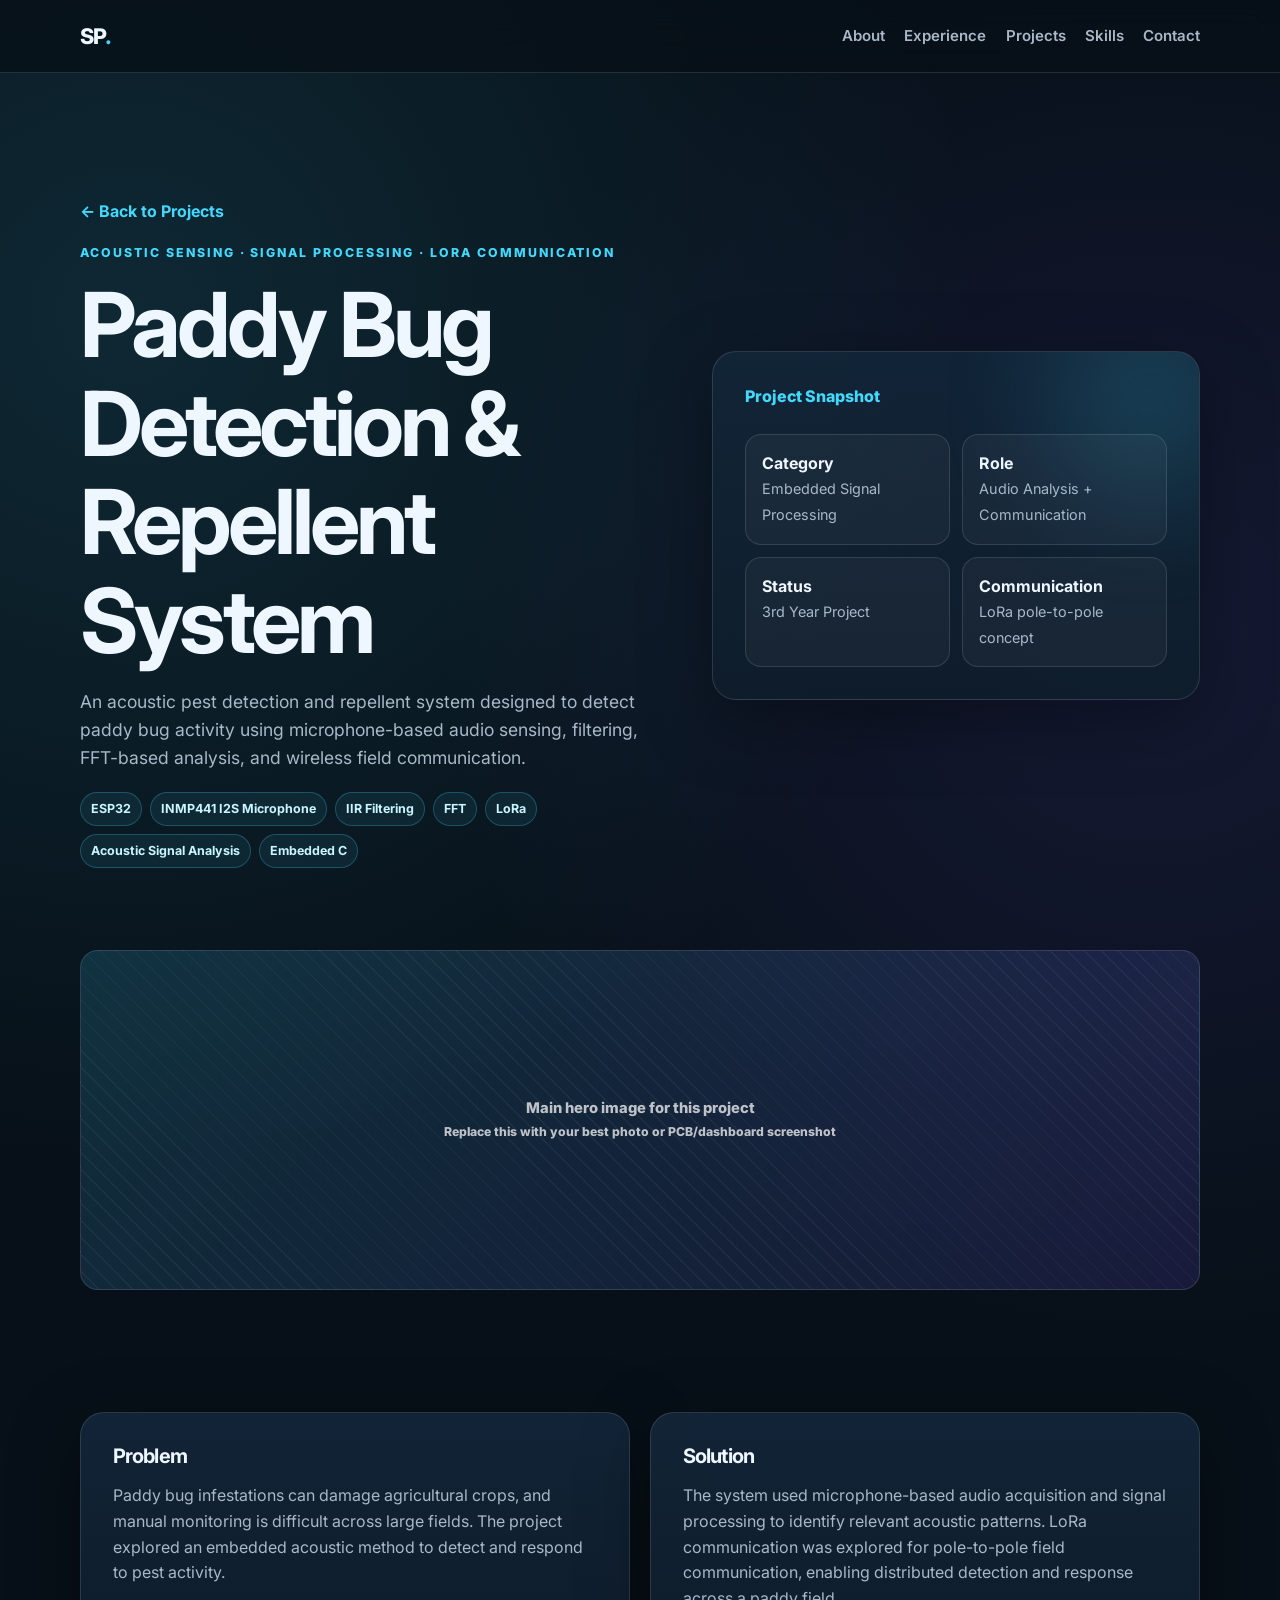
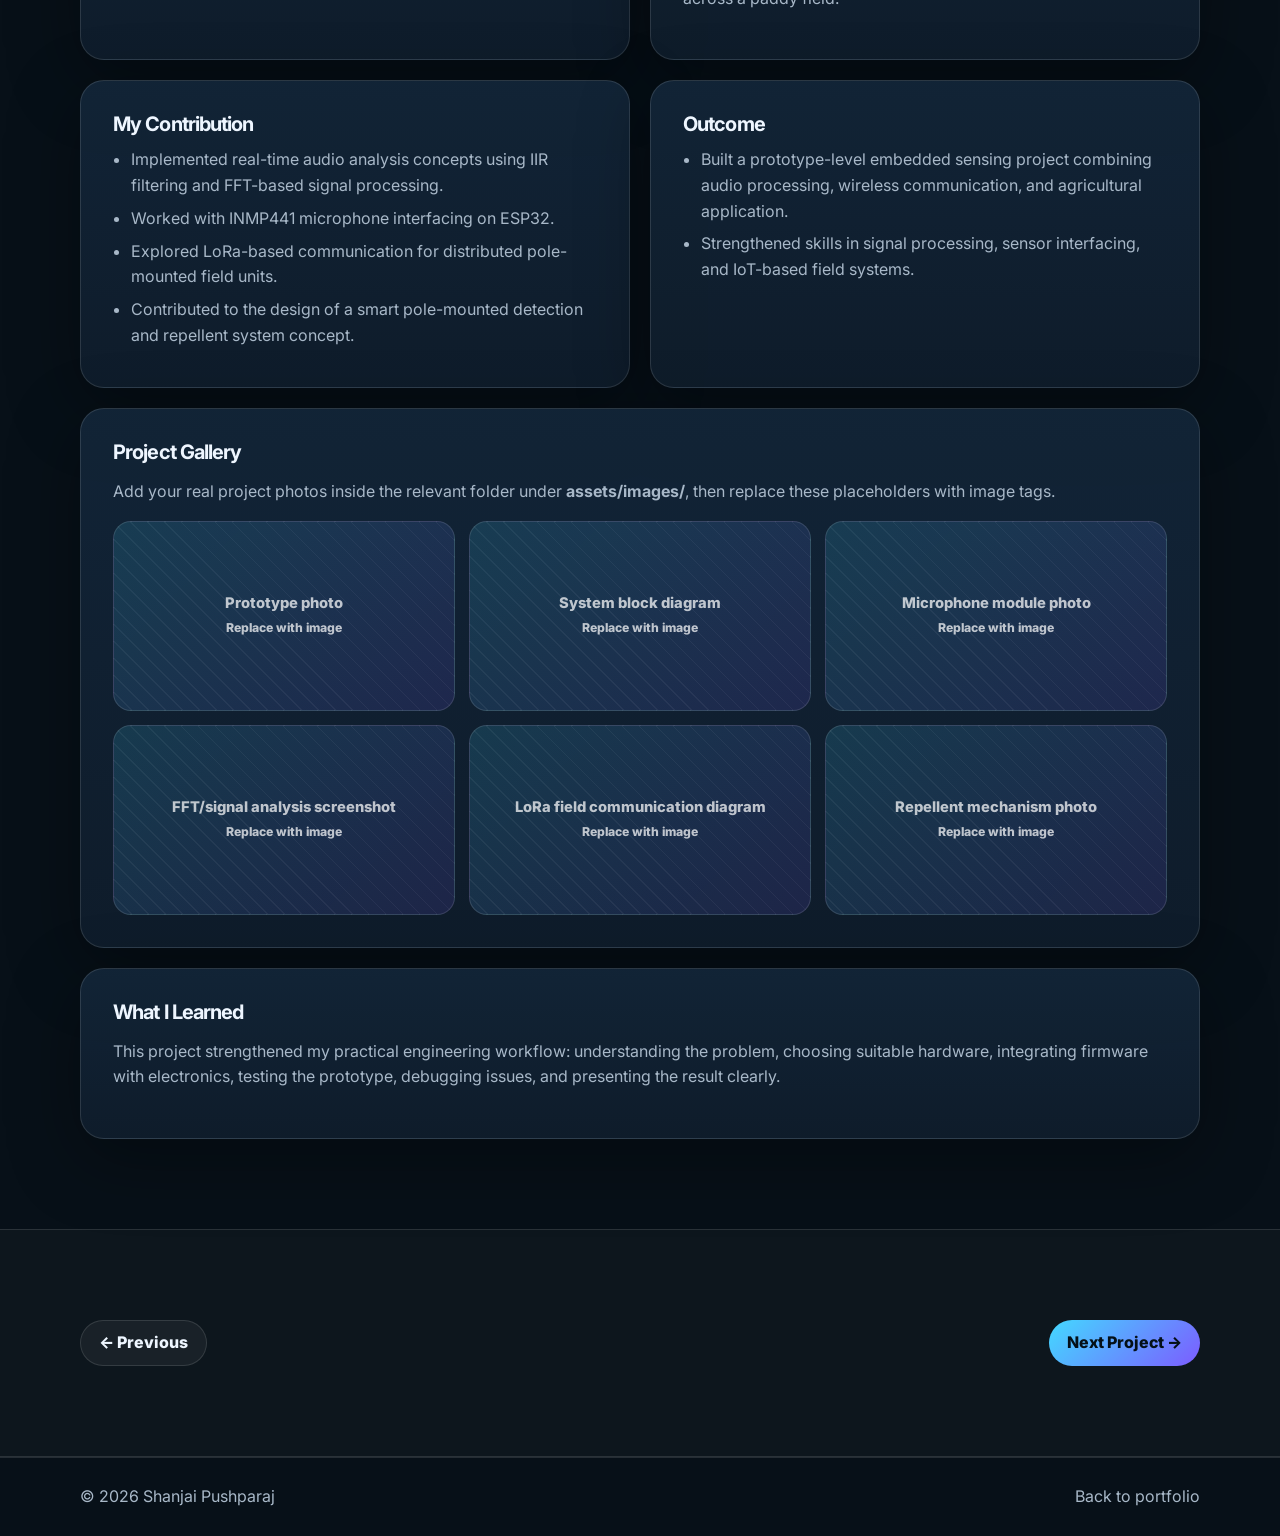
<file: projects/paddy-bug-system.html>
<!DOCTYPE html>
<html lang="en">
<head>
  <meta charset="UTF-8" />
  <meta name="viewport" content="width=device-width, initial-scale=1.0" />
  <meta name="description" content="Paddy Bug Detection & Repellent System — project by Shanjai Pushparaj." />
  <title>Paddy Bug Detection & Repellent System | Shanjai Pushparaj</title>
  <link rel="preconnect" href="https://fonts.googleapis.com">
  <link rel="preconnect" href="https://fonts.gstatic.com" crossorigin>
  <link href="https://fonts.googleapis.com/css2?family=Inter:wght@400;500;600;700;800&display=swap" rel="stylesheet">
  <link rel="stylesheet" href="../styles.css" />
</head>
<body>
  <header class="site-header"><nav class="nav container"><a href="../index.html#home" class="logo">SP<span>.</span></a><button class="nav-toggle" aria-label="Toggle navigation">☰</button><div class="nav-links"><a href="../index.html#about">About</a><a href="../index.html#experience">Experience</a><a href="../index.html#projects">Projects</a><a href="../index.html#skills">Skills</a><a href="../index.html#contact">Contact</a></div></nav></header>
  <main>
    <section class="project-hero">
      <div class="container project-hero-grid">
        <div>
          <p class="breadcrumb"><a href="../index.html#projects">← Back to Projects</a></p>
          <p class="eyebrow">Acoustic Sensing · Signal Processing · LoRa Communication</p>
          <h1>Paddy Bug Detection & Repellent System</h1>
          <p class="lead">An acoustic pest detection and repellent system designed to detect paddy bug activity using microphone-based audio sensing, filtering, FFT-based analysis, and wireless field communication.</p>
          <div class="tech-tags"><span>ESP32</span><span>INMP441 I2S Microphone</span><span>IIR Filtering</span><span>FFT</span><span>LoRa</span><span>Acoustic Signal Analysis</span><span>Embedded C</span></div>
        </div>
        <div class="hero-card"><div class="card-glow"></div><p class="card-label">Project Snapshot</p><div class="hero-meta"><div><strong>Category</strong><span>Embedded Signal Processing</span></div><div><strong>Role</strong><span>Audio Analysis + Communication</span></div><div><strong>Status</strong><span>3rd Year Project</span></div><div><strong>Communication</strong><span>LoRa pole-to-pole concept</span></div></div></div>
      </div>
    </section>
    <section class="section-tight"><div class="container"><div class="gallery-item placeholder" style="min-height:340px"><span>Main hero image for this project<br><small>Replace this with your best photo or PCB/dashboard screenshot</small></span></div></div></section>
    <section class="section"><div class="container detail-grid">
      <article class="detail-card"><h3>Problem</h3><p>Paddy bug infestations can damage agricultural crops, and manual monitoring is difficult across large fields. The project explored an embedded acoustic method to detect and respond to pest activity.</p></article>
      <article class="detail-card"><h3>Solution</h3><p>The system used microphone-based audio acquisition and signal processing to identify relevant acoustic patterns. LoRa communication was explored for pole-to-pole field communication, enabling distributed detection and response across a paddy field.</p></article>
      <article class="detail-card"><h3>My Contribution</h3><ul><li>Implemented real-time audio analysis concepts using IIR filtering and FFT-based signal processing.</li><li>Worked with INMP441 microphone interfacing on ESP32.</li><li>Explored LoRa-based communication for distributed pole-mounted field units.</li><li>Contributed to the design of a smart pole-mounted detection and repellent system concept.</li></ul></article>
      <article class="detail-card"><h3>Outcome</h3><ul><li>Built a prototype-level embedded sensing project combining audio processing, wireless communication, and agricultural application.</li><li>Strengthened skills in signal processing, sensor interfacing, and IoT-based field systems.</li></ul></article>
      <article class="detail-card wide"><h3>Project Gallery</h3><p>Add your real project photos inside the relevant folder under <strong>assets/images/</strong>, then replace these placeholders with image tags.</p><div class="gallery-grid"><div class="gallery-item placeholder"><span>Prototype photo<br><small>Replace with image</small></span></div><div class="gallery-item placeholder"><span>System block diagram<br><small>Replace with image</small></span></div><div class="gallery-item placeholder"><span>Microphone module photo<br><small>Replace with image</small></span></div><div class="gallery-item placeholder"><span>FFT/signal analysis screenshot<br><small>Replace with image</small></span></div><div class="gallery-item placeholder"><span>LoRa field communication diagram<br><small>Replace with image</small></span></div><div class="gallery-item placeholder"><span>Repellent mechanism photo<br><small>Replace with image</small></span></div></div></article>
      <article class="detail-card wide"><h3>What I Learned</h3><p>This project strengthened my practical engineering workflow: understanding the problem, choosing suitable hardware, integrating firmware with electronics, testing the prototype, debugging issues, and presenting the result clearly.</p></article>
    </div></section>
    <section class="section alt"><div class="container next-projects"><a class="btn secondary" href="server-rack-monitor.html">← Previous</a><a class="btn primary" href="line-follower-robot.html">Next Project →</a></div></section>
  </main>
  <footer class="footer"><div class="container footer-content"><span>© 2026 Shanjai Pushparaj</span><span><a href="../index.html#projects">Back to portfolio</a></span></div></footer>
  <script src="../script.js"></script>
</body>
</html>
</file>
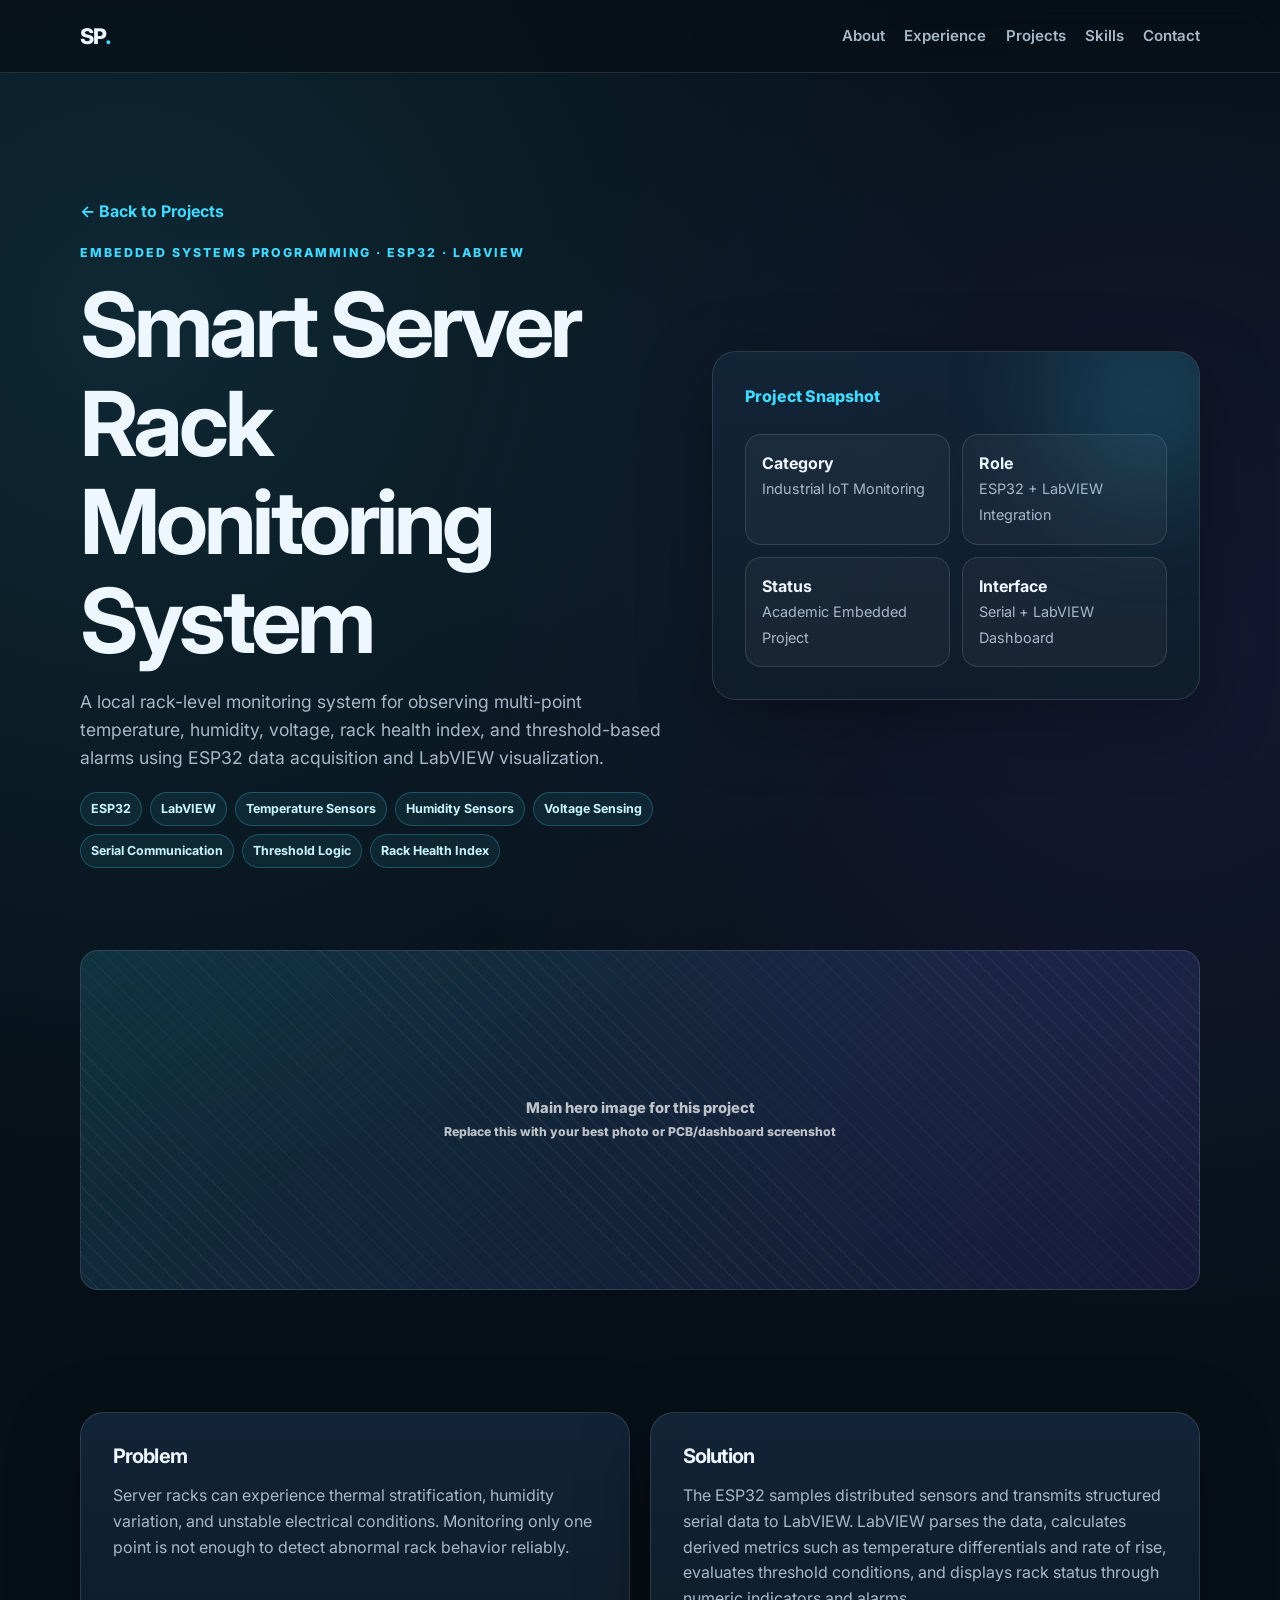
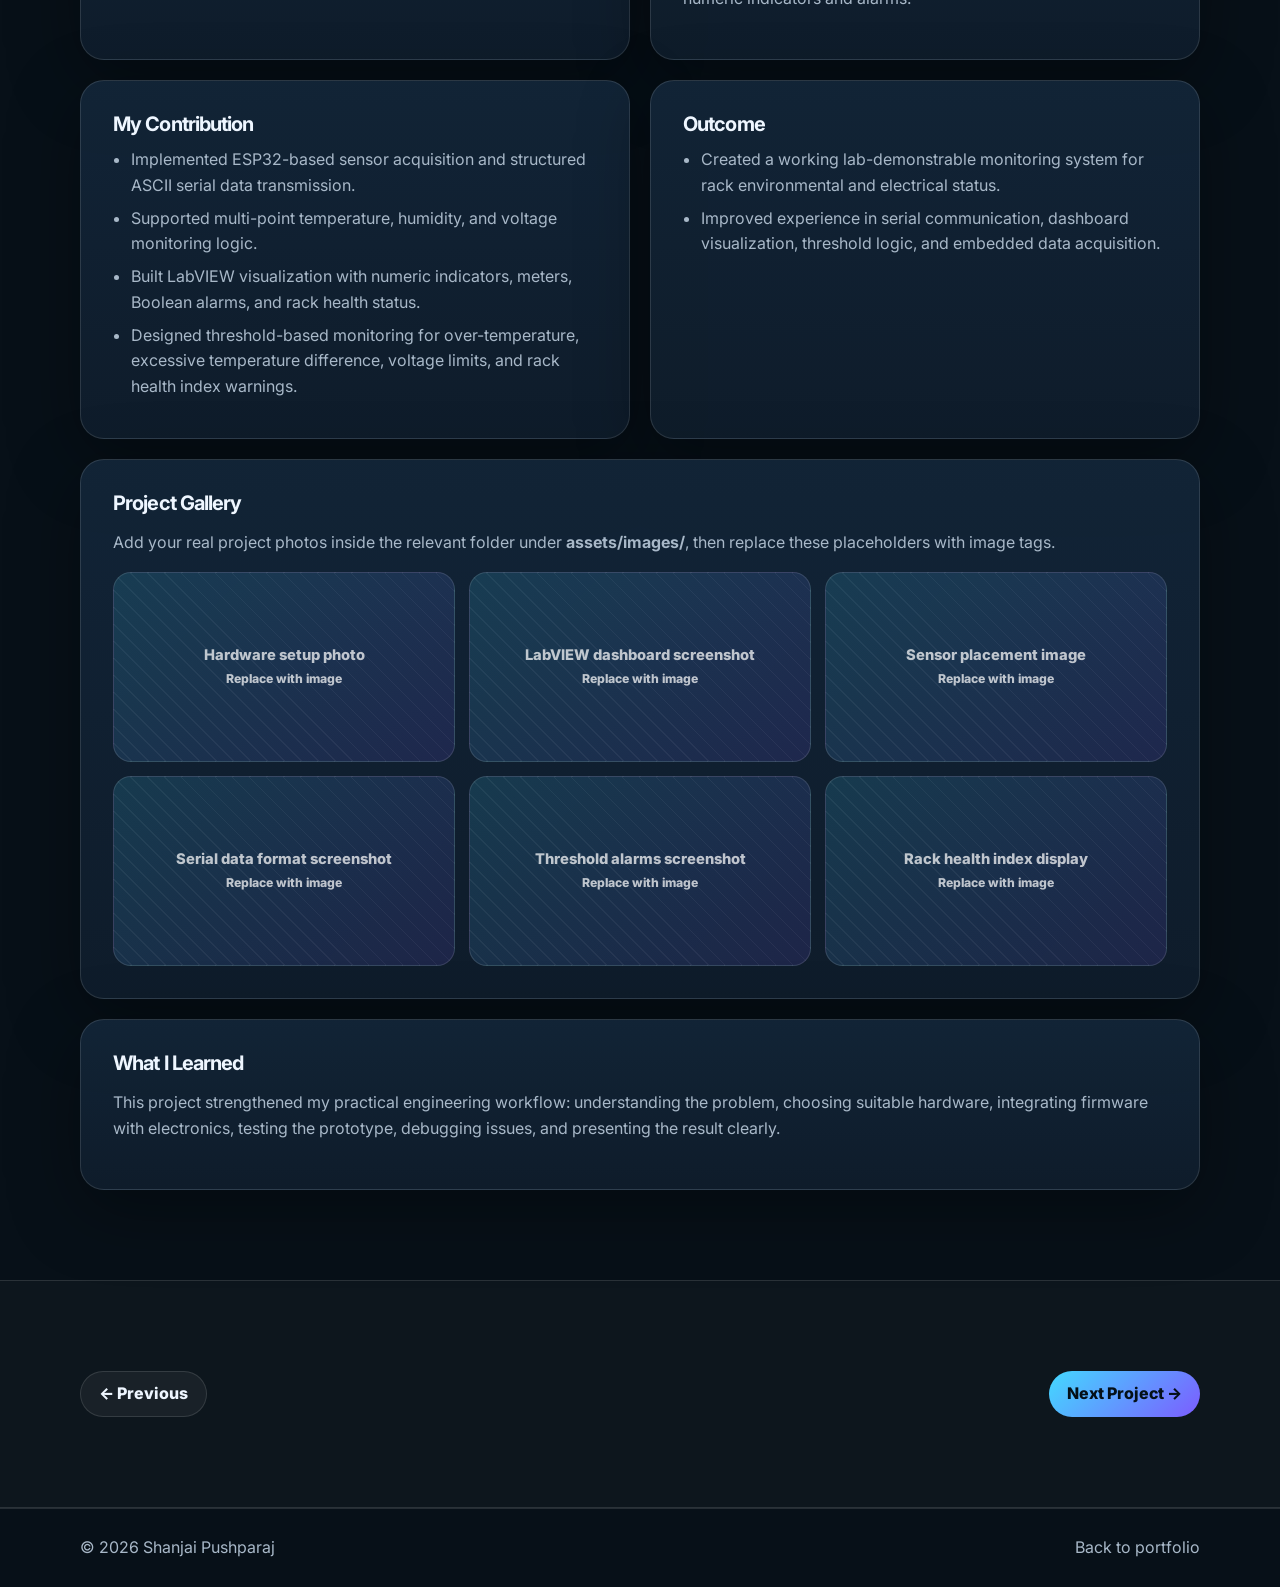
<file: projects/server-rack-monitor.html>
<!DOCTYPE html>
<html lang="en">
<head>
  <meta charset="UTF-8" />
  <meta name="viewport" content="width=device-width, initial-scale=1.0" />
  <meta name="description" content="Smart Server Rack Monitoring System — project by Shanjai Pushparaj." />
  <title>Smart Server Rack Monitoring System | Shanjai Pushparaj</title>
  <link rel="preconnect" href="https://fonts.googleapis.com">
  <link rel="preconnect" href="https://fonts.gstatic.com" crossorigin>
  <link href="https://fonts.googleapis.com/css2?family=Inter:wght@400;500;600;700;800&display=swap" rel="stylesheet">
  <link rel="stylesheet" href="../styles.css" />
</head>
<body>
  <header class="site-header"><nav class="nav container"><a href="../index.html#home" class="logo">SP<span>.</span></a><button class="nav-toggle" aria-label="Toggle navigation">☰</button><div class="nav-links"><a href="../index.html#about">About</a><a href="../index.html#experience">Experience</a><a href="../index.html#projects">Projects</a><a href="../index.html#skills">Skills</a><a href="../index.html#contact">Contact</a></div></nav></header>
  <main>
    <section class="project-hero">
      <div class="container project-hero-grid">
        <div>
          <p class="breadcrumb"><a href="../index.html#projects">← Back to Projects</a></p>
          <p class="eyebrow">Embedded Systems Programming · ESP32 · LabVIEW</p>
          <h1>Smart Server Rack Monitoring System</h1>
          <p class="lead">A local rack-level monitoring system for observing multi-point temperature, humidity, voltage, rack health index, and threshold-based alarms using ESP32 data acquisition and LabVIEW visualization.</p>
          <div class="tech-tags"><span>ESP32</span><span>LabVIEW</span><span>Temperature Sensors</span><span>Humidity Sensors</span><span>Voltage Sensing</span><span>Serial Communication</span><span>Threshold Logic</span><span>Rack Health Index</span></div>
        </div>
        <div class="hero-card"><div class="card-glow"></div><p class="card-label">Project Snapshot</p><div class="hero-meta"><div><strong>Category</strong><span>Industrial IoT Monitoring</span></div><div><strong>Role</strong><span>ESP32 + LabVIEW Integration</span></div><div><strong>Status</strong><span>Academic Embedded Project</span></div><div><strong>Interface</strong><span>Serial + LabVIEW Dashboard</span></div></div></div>
      </div>
    </section>
    <section class="section-tight"><div class="container"><div class="gallery-item placeholder" style="min-height:340px"><span>Main hero image for this project<br><small>Replace this with your best photo or PCB/dashboard screenshot</small></span></div></div></section>
    <section class="section"><div class="container detail-grid">
      <article class="detail-card"><h3>Problem</h3><p>Server racks can experience thermal stratification, humidity variation, and unstable electrical conditions. Monitoring only one point is not enough to detect abnormal rack behavior reliably.</p></article>
      <article class="detail-card"><h3>Solution</h3><p>The ESP32 samples distributed sensors and transmits structured serial data to LabVIEW. LabVIEW parses the data, calculates derived metrics such as temperature differentials and rate of rise, evaluates threshold conditions, and displays rack status through numeric indicators and alarms.</p></article>
      <article class="detail-card"><h3>My Contribution</h3><ul><li>Implemented ESP32-based sensor acquisition and structured ASCII serial data transmission.</li><li>Supported multi-point temperature, humidity, and voltage monitoring logic.</li><li>Built LabVIEW visualization with numeric indicators, meters, Boolean alarms, and rack health status.</li><li>Designed threshold-based monitoring for over-temperature, excessive temperature difference, voltage limits, and rack health index warnings.</li></ul></article>
      <article class="detail-card"><h3>Outcome</h3><ul><li>Created a working lab-demonstrable monitoring system for rack environmental and electrical status.</li><li>Improved experience in serial communication, dashboard visualization, threshold logic, and embedded data acquisition.</li></ul></article>
      <article class="detail-card wide"><h3>Project Gallery</h3><p>Add your real project photos inside the relevant folder under <strong>assets/images/</strong>, then replace these placeholders with image tags.</p><div class="gallery-grid"><div class="gallery-item placeholder"><span>Hardware setup photo<br><small>Replace with image</small></span></div><div class="gallery-item placeholder"><span>LabVIEW dashboard screenshot<br><small>Replace with image</small></span></div><div class="gallery-item placeholder"><span>Sensor placement image<br><small>Replace with image</small></span></div><div class="gallery-item placeholder"><span>Serial data format screenshot<br><small>Replace with image</small></span></div><div class="gallery-item placeholder"><span>Threshold alarms screenshot<br><small>Replace with image</small></span></div><div class="gallery-item placeholder"><span>Rack health index display<br><small>Replace with image</small></span></div></div></article>
      <article class="detail-card wide"><h3>What I Learned</h3><p>This project strengthened my practical engineering workflow: understanding the problem, choosing suitable hardware, integrating firmware with electronics, testing the prototype, debugging issues, and presenting the result clearly.</p></article>
    </div></section>
    <section class="section alt"><div class="container next-projects"><a class="btn secondary" href="lora-current-monitoring.html">← Previous</a><a class="btn primary" href="paddy-bug-system.html">Next Project →</a></div></section>
  </main>
  <footer class="footer"><div class="container footer-content"><span>© 2026 Shanjai Pushparaj</span><span><a href="../index.html#projects">Back to portfolio</a></span></div></footer>
  <script src="../script.js"></script>
</body>
</html>
</file>
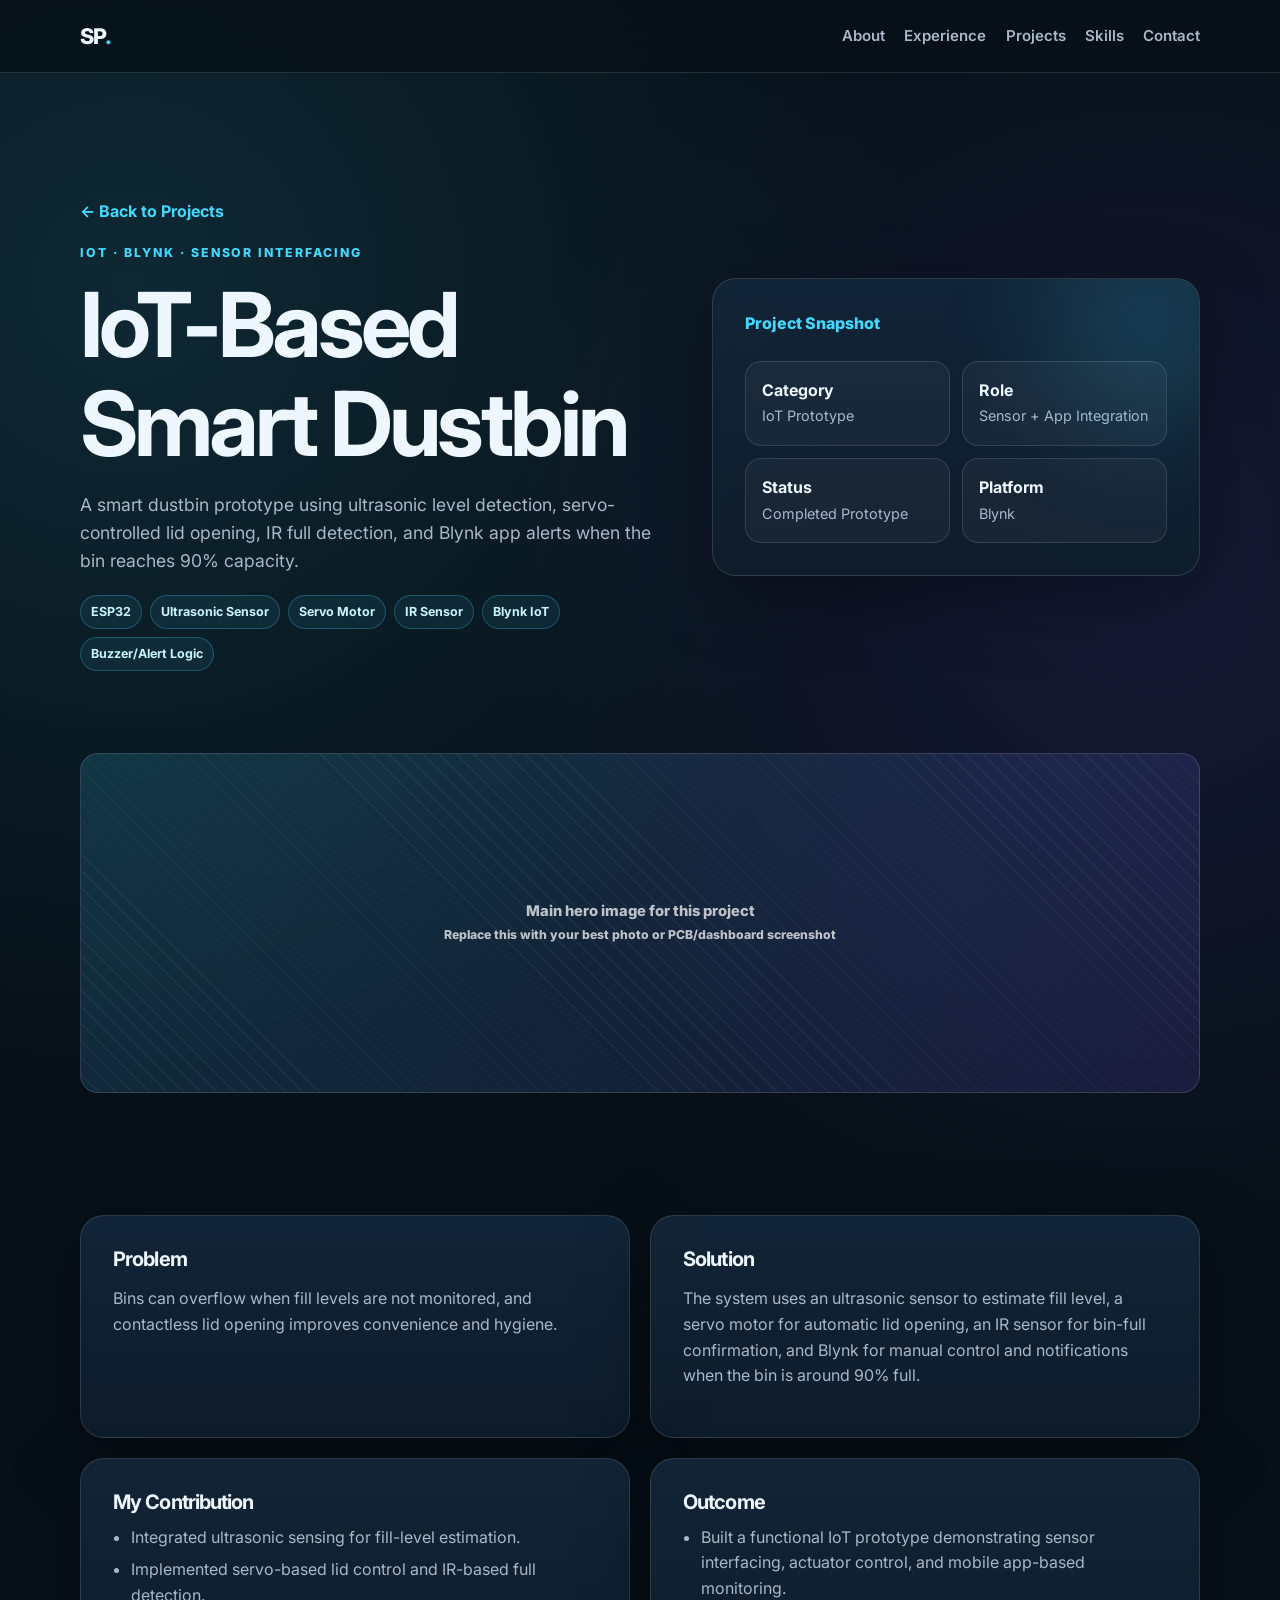
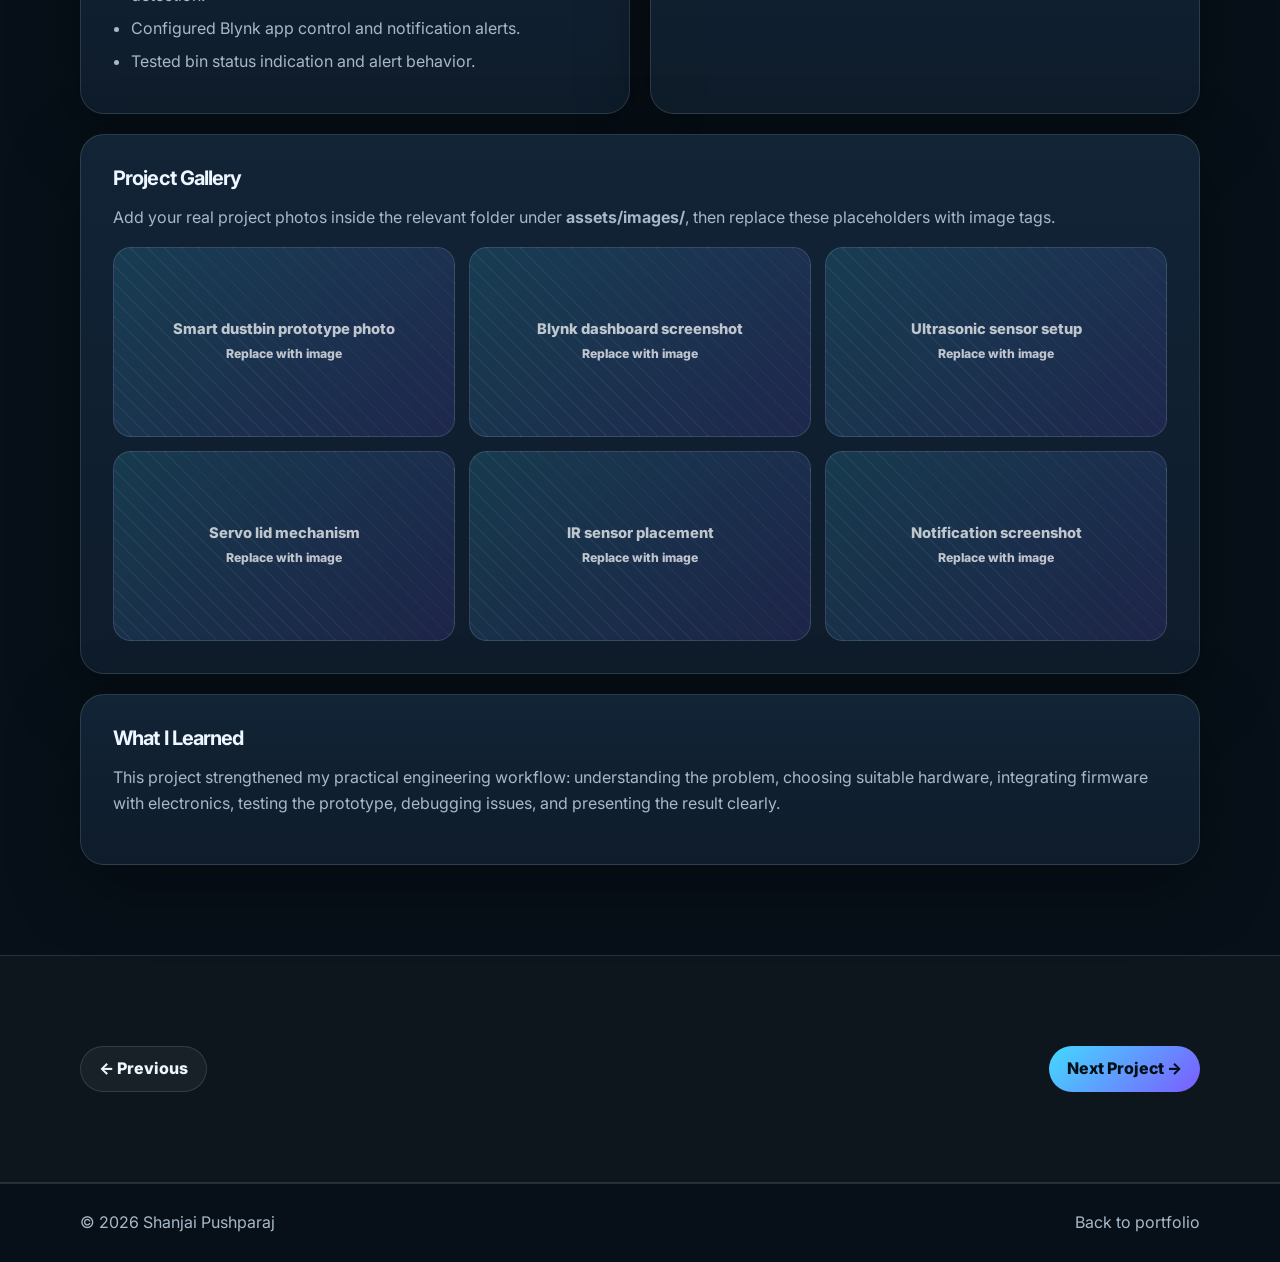
<file: projects/smart-dustbin.html>
<!DOCTYPE html>
<html lang="en">
<head>
  <meta charset="UTF-8" />
  <meta name="viewport" content="width=device-width, initial-scale=1.0" />
  <meta name="description" content="IoT-Based Smart Dustbin — project by Shanjai Pushparaj." />
  <title>IoT-Based Smart Dustbin | Shanjai Pushparaj</title>
  <link rel="preconnect" href="https://fonts.googleapis.com">
  <link rel="preconnect" href="https://fonts.gstatic.com" crossorigin>
  <link href="https://fonts.googleapis.com/css2?family=Inter:wght@400;500;600;700;800&display=swap" rel="stylesheet">
  <link rel="stylesheet" href="../styles.css" />
</head>
<body>
  <header class="site-header"><nav class="nav container"><a href="../index.html#home" class="logo">SP<span>.</span></a><button class="nav-toggle" aria-label="Toggle navigation">☰</button><div class="nav-links"><a href="../index.html#about">About</a><a href="../index.html#experience">Experience</a><a href="../index.html#projects">Projects</a><a href="../index.html#skills">Skills</a><a href="../index.html#contact">Contact</a></div></nav></header>
  <main>
    <section class="project-hero">
      <div class="container project-hero-grid">
        <div>
          <p class="breadcrumb"><a href="../index.html#projects">← Back to Projects</a></p>
          <p class="eyebrow">IoT · Blynk · Sensor Interfacing</p>
          <h1>IoT-Based Smart Dustbin</h1>
          <p class="lead">A smart dustbin prototype using ultrasonic level detection, servo-controlled lid opening, IR full detection, and Blynk app alerts when the bin reaches 90% capacity.</p>
          <div class="tech-tags"><span>ESP32</span><span>Ultrasonic Sensor</span><span>Servo Motor</span><span>IR Sensor</span><span>Blynk IoT</span><span>Buzzer/Alert Logic</span></div>
        </div>
        <div class="hero-card"><div class="card-glow"></div><p class="card-label">Project Snapshot</p><div class="hero-meta"><div><strong>Category</strong><span>IoT Prototype</span></div><div><strong>Role</strong><span>Sensor + App Integration</span></div><div><strong>Status</strong><span>Completed Prototype</span></div><div><strong>Platform</strong><span>Blynk</span></div></div></div>
      </div>
    </section>
    <section class="section-tight"><div class="container"><div class="gallery-item placeholder" style="min-height:340px"><span>Main hero image for this project<br><small>Replace this with your best photo or PCB/dashboard screenshot</small></span></div></div></section>
    <section class="section"><div class="container detail-grid">
      <article class="detail-card"><h3>Problem</h3><p>Bins can overflow when fill levels are not monitored, and contactless lid opening improves convenience and hygiene.</p></article>
      <article class="detail-card"><h3>Solution</h3><p>The system uses an ultrasonic sensor to estimate fill level, a servo motor for automatic lid opening, an IR sensor for bin-full confirmation, and Blynk for manual control and notifications when the bin is around 90% full.</p></article>
      <article class="detail-card"><h3>My Contribution</h3><ul><li>Integrated ultrasonic sensing for fill-level estimation.</li><li>Implemented servo-based lid control and IR-based full detection.</li><li>Configured Blynk app control and notification alerts.</li><li>Tested bin status indication and alert behavior.</li></ul></article>
      <article class="detail-card"><h3>Outcome</h3><ul><li>Built a functional IoT prototype demonstrating sensor interfacing, actuator control, and mobile app-based monitoring.</li></ul></article>
      <article class="detail-card wide"><h3>Project Gallery</h3><p>Add your real project photos inside the relevant folder under <strong>assets/images/</strong>, then replace these placeholders with image tags.</p><div class="gallery-grid"><div class="gallery-item placeholder"><span>Smart dustbin prototype photo<br><small>Replace with image</small></span></div><div class="gallery-item placeholder"><span>Blynk dashboard screenshot<br><small>Replace with image</small></span></div><div class="gallery-item placeholder"><span>Ultrasonic sensor setup<br><small>Replace with image</small></span></div><div class="gallery-item placeholder"><span>Servo lid mechanism<br><small>Replace with image</small></span></div><div class="gallery-item placeholder"><span>IR sensor placement<br><small>Replace with image</small></span></div><div class="gallery-item placeholder"><span>Notification screenshot<br><small>Replace with image</small></span></div></div></article>
      <article class="detail-card wide"><h3>What I Learned</h3><p>This project strengthened my practical engineering workflow: understanding the problem, choosing suitable hardware, integrating firmware with electronics, testing the prototype, debugging issues, and presenting the result clearly.</p></article>
    </div></section>
    <section class="section alt"><div class="container next-projects"><a class="btn secondary" href="wifi-rc-car.html">← Previous</a><a class="btn primary" href="../index.html#projects">Next Project →</a></div></section>
  </main>
  <footer class="footer"><div class="container footer-content"><span>© 2026 Shanjai Pushparaj</span><span><a href="../index.html#projects">Back to portfolio</a></span></div></footer>
  <script src="../script.js"></script>
</body>
</html>
</file>
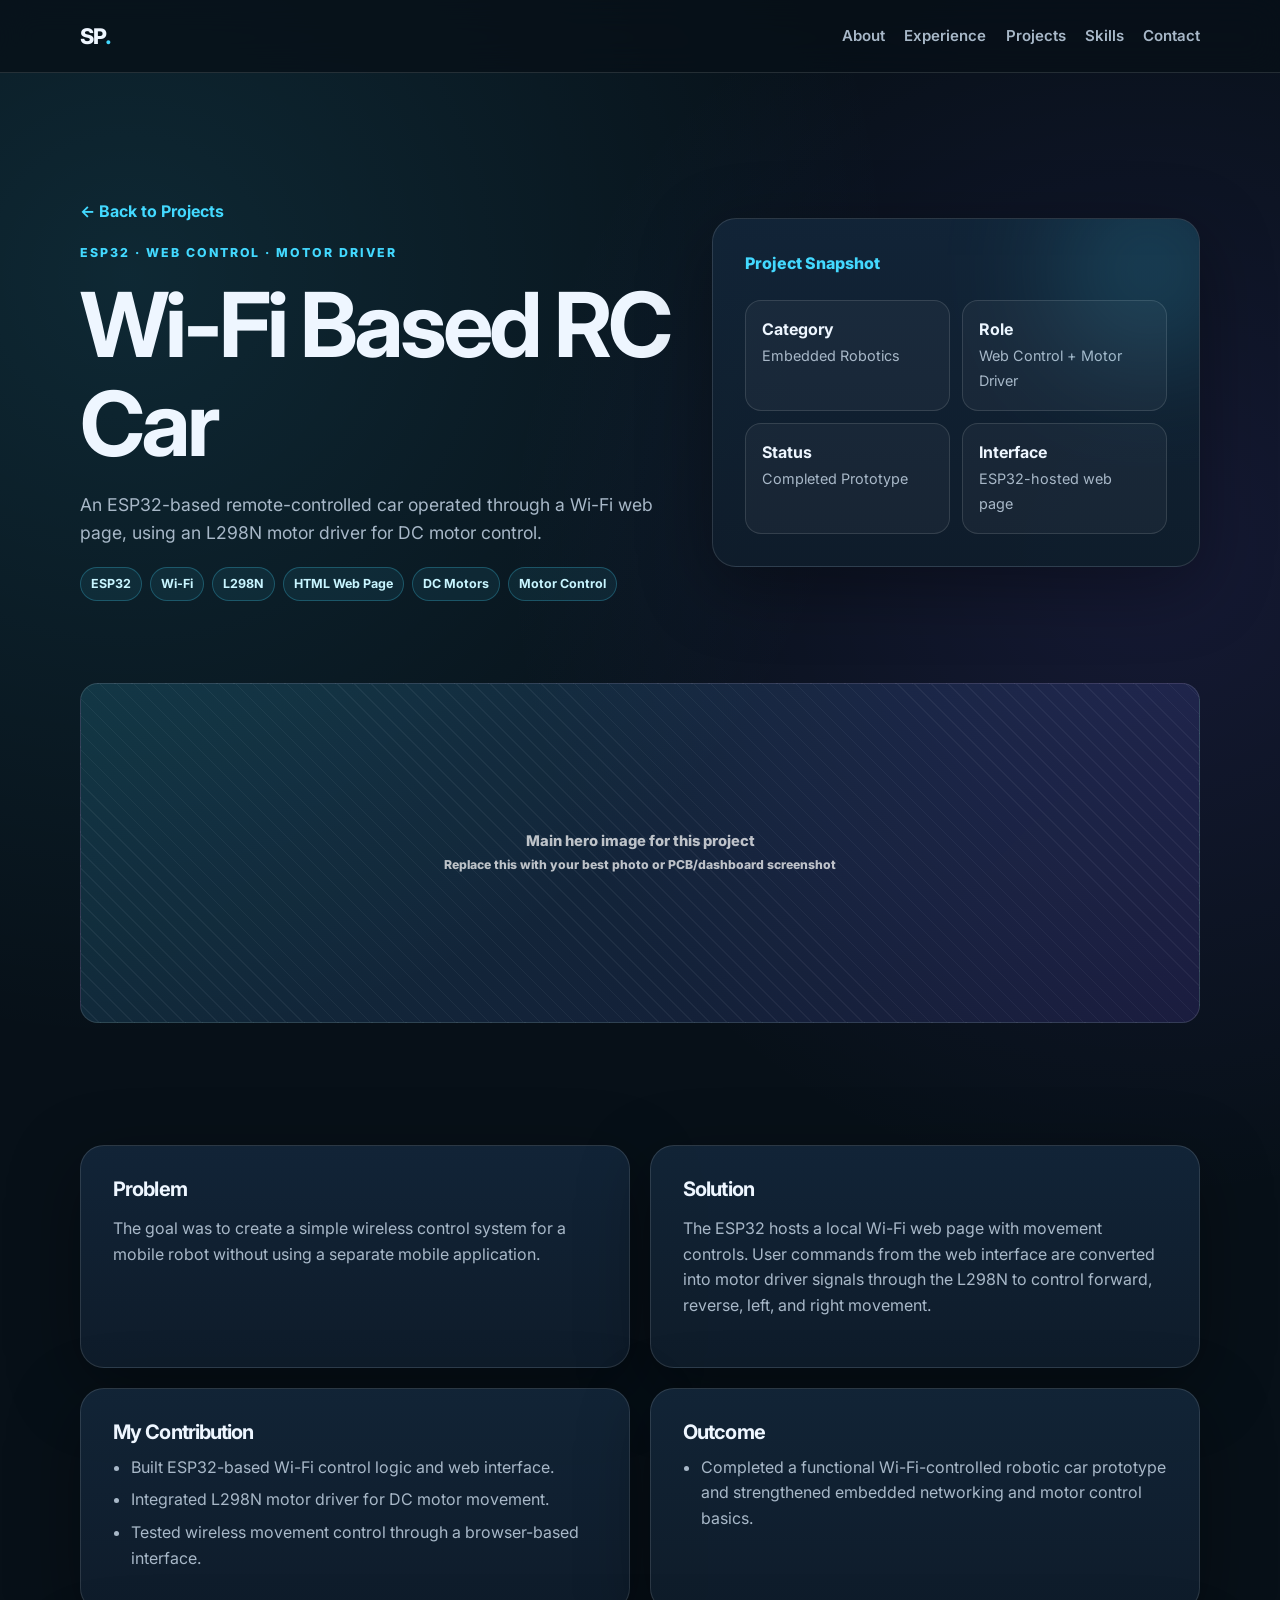
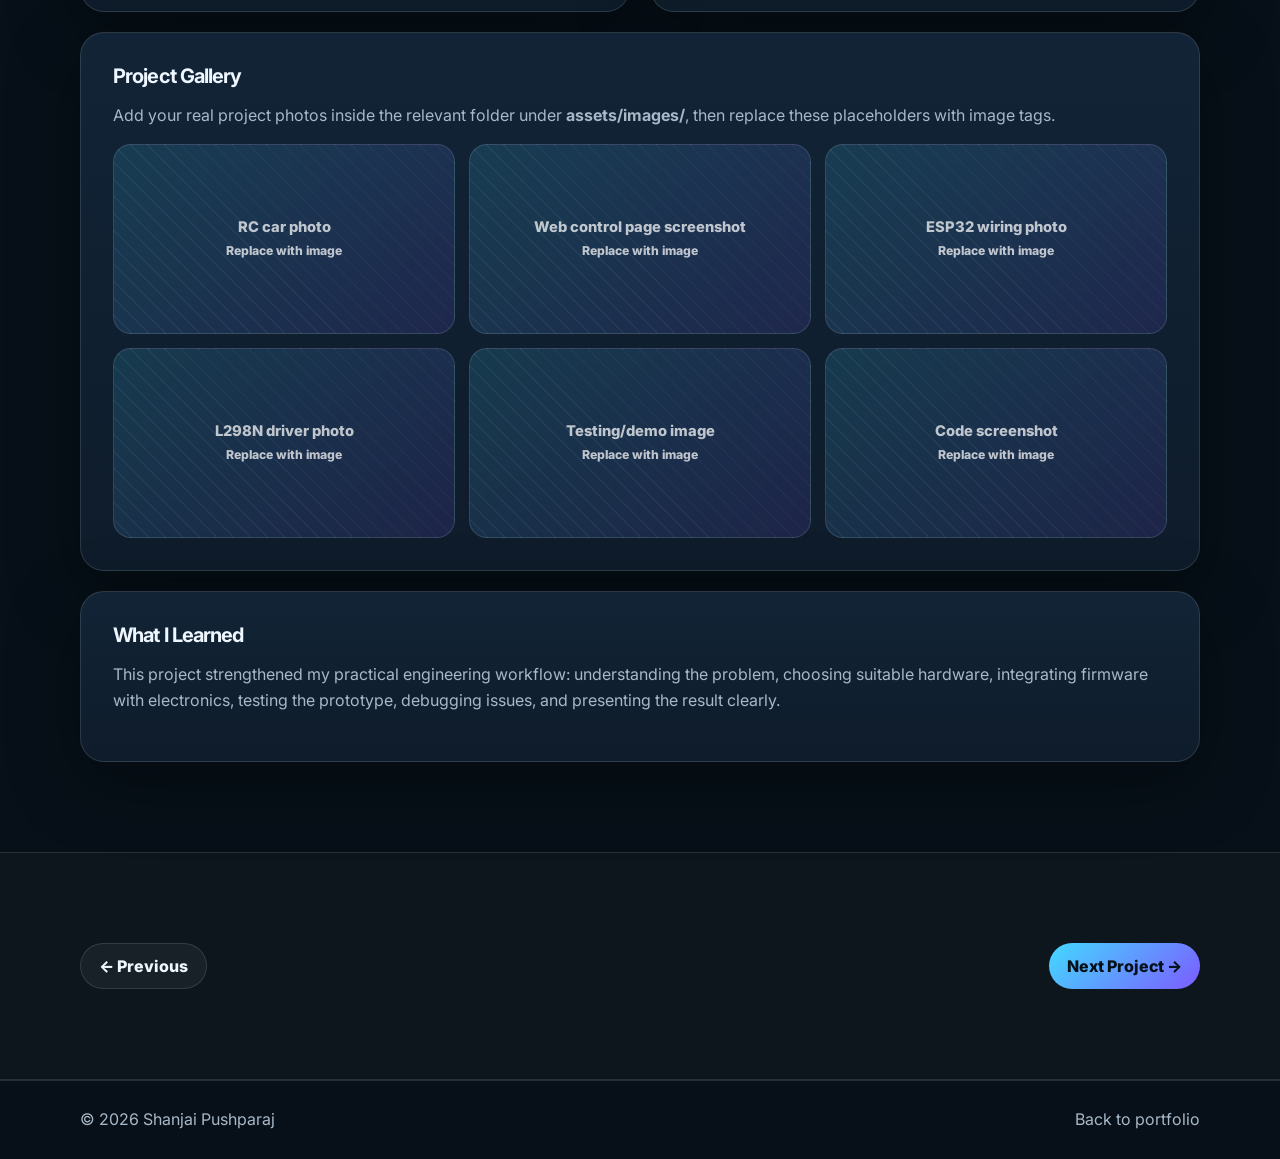
<file: projects/wifi-rc-car.html>
<!DOCTYPE html>
<html lang="en">
<head>
  <meta charset="UTF-8" />
  <meta name="viewport" content="width=device-width, initial-scale=1.0" />
  <meta name="description" content="Wi-Fi Based RC Car — project by Shanjai Pushparaj." />
  <title>Wi-Fi Based RC Car | Shanjai Pushparaj</title>
  <link rel="preconnect" href="https://fonts.googleapis.com">
  <link rel="preconnect" href="https://fonts.gstatic.com" crossorigin>
  <link href="https://fonts.googleapis.com/css2?family=Inter:wght@400;500;600;700;800&display=swap" rel="stylesheet">
  <link rel="stylesheet" href="../styles.css" />
</head>
<body>
  <header class="site-header"><nav class="nav container"><a href="../index.html#home" class="logo">SP<span>.</span></a><button class="nav-toggle" aria-label="Toggle navigation">☰</button><div class="nav-links"><a href="../index.html#about">About</a><a href="../index.html#experience">Experience</a><a href="../index.html#projects">Projects</a><a href="../index.html#skills">Skills</a><a href="../index.html#contact">Contact</a></div></nav></header>
  <main>
    <section class="project-hero">
      <div class="container project-hero-grid">
        <div>
          <p class="breadcrumb"><a href="../index.html#projects">← Back to Projects</a></p>
          <p class="eyebrow">ESP32 · Web Control · Motor Driver</p>
          <h1>Wi-Fi Based RC Car</h1>
          <p class="lead">An ESP32-based remote-controlled car operated through a Wi-Fi web page, using an L298N motor driver for DC motor control.</p>
          <div class="tech-tags"><span>ESP32</span><span>Wi-Fi</span><span>L298N</span><span>HTML Web Page</span><span>DC Motors</span><span>Motor Control</span></div>
        </div>
        <div class="hero-card"><div class="card-glow"></div><p class="card-label">Project Snapshot</p><div class="hero-meta"><div><strong>Category</strong><span>Embedded Robotics</span></div><div><strong>Role</strong><span>Web Control + Motor Driver</span></div><div><strong>Status</strong><span>Completed Prototype</span></div><div><strong>Interface</strong><span>ESP32-hosted web page</span></div></div></div>
      </div>
    </section>
    <section class="section-tight"><div class="container"><div class="gallery-item placeholder" style="min-height:340px"><span>Main hero image for this project<br><small>Replace this with your best photo or PCB/dashboard screenshot</small></span></div></div></section>
    <section class="section"><div class="container detail-grid">
      <article class="detail-card"><h3>Problem</h3><p>The goal was to create a simple wireless control system for a mobile robot without using a separate mobile application.</p></article>
      <article class="detail-card"><h3>Solution</h3><p>The ESP32 hosts a local Wi-Fi web page with movement controls. User commands from the web interface are converted into motor driver signals through the L298N to control forward, reverse, left, and right movement.</p></article>
      <article class="detail-card"><h3>My Contribution</h3><ul><li>Built ESP32-based Wi-Fi control logic and web interface.</li><li>Integrated L298N motor driver for DC motor movement.</li><li>Tested wireless movement control through a browser-based interface.</li></ul></article>
      <article class="detail-card"><h3>Outcome</h3><ul><li>Completed a functional Wi-Fi-controlled robotic car prototype and strengthened embedded networking and motor control basics.</li></ul></article>
      <article class="detail-card wide"><h3>Project Gallery</h3><p>Add your real project photos inside the relevant folder under <strong>assets/images/</strong>, then replace these placeholders with image tags.</p><div class="gallery-grid"><div class="gallery-item placeholder"><span>RC car photo<br><small>Replace with image</small></span></div><div class="gallery-item placeholder"><span>Web control page screenshot<br><small>Replace with image</small></span></div><div class="gallery-item placeholder"><span>ESP32 wiring photo<br><small>Replace with image</small></span></div><div class="gallery-item placeholder"><span>L298N driver photo<br><small>Replace with image</small></span></div><div class="gallery-item placeholder"><span>Testing/demo image<br><small>Replace with image</small></span></div><div class="gallery-item placeholder"><span>Code screenshot<br><small>Replace with image</small></span></div></div></article>
      <article class="detail-card wide"><h3>What I Learned</h3><p>This project strengthened my practical engineering workflow: understanding the problem, choosing suitable hardware, integrating firmware with electronics, testing the prototype, debugging issues, and presenting the result clearly.</p></article>
    </div></section>
    <section class="section alt"><div class="container next-projects"><a class="btn secondary" href="line-follower-robot.html">← Previous</a><a class="btn primary" href="smart-dustbin.html">Next Project →</a></div></section>
  </main>
  <footer class="footer"><div class="container footer-content"><span>© 2026 Shanjai Pushparaj</span><span><a href="../index.html#projects">Back to portfolio</a></span></div></footer>
  <script src="../script.js"></script>
</body>
</html>
</file>
<file: styles.css>
:root{
  --bg:#071018;--bg-alt:#0b1621;--panel:#0f1d2b;--panel-2:#122538;--text:#eef6ff;--muted:#a8b8c8;--line:rgba(255,255,255,.12);--accent:#43d9ff;--accent-2:#7c5cff;--shadow:0 20px 70px rgba(0,0,0,.35);--radius:24px
}
*{box-sizing:border-box}html{scroll-behavior:smooth}body{margin:0;font-family:Inter,system-ui,-apple-system,BlinkMacSystemFont,"Segoe UI",sans-serif;background:radial-gradient(circle at 10% 10%,rgba(67,217,255,.12),transparent 28%),radial-gradient(circle at 90% 20%,rgba(124,92,255,.12),transparent 26%),var(--bg);color:var(--text);line-height:1.6}a{color:inherit;text-decoration:none}ul{padding-left:1.1rem;margin:.75rem 0 0}li{margin-bottom:.45rem;color:var(--muted)}img{max-width:100%;display:block}.container{width:min(1120px,calc(100% - 40px));margin:0 auto}.section{padding:90px 0}.section-tight{padding:32px 0}.alt{background:rgba(255,255,255,.025);border-block:1px solid var(--line)}.site-header{position:sticky;top:0;z-index:20;background:rgba(7,16,24,.78);backdrop-filter:blur(16px);border-bottom:1px solid var(--line)}.nav{height:72px;display:flex;align-items:center;justify-content:space-between}.logo{font-weight:800;font-size:1.35rem;letter-spacing:-.04em}.logo span{color:var(--accent)}.nav-links{display:flex;gap:1.2rem;color:var(--muted);font-weight:600;font-size:.94rem}.nav-links a:hover{color:var(--accent)}.nav-toggle{display:none;background:transparent;color:var(--text);border:0;font-size:1.6rem}.hero{padding-top:120px}.hero-grid{display:grid;grid-template-columns:1.25fr .75fr;gap:46px;align-items:center}.eyebrow{color:var(--accent);text-transform:uppercase;letter-spacing:.16em;font-size:.77rem;font-weight:800;margin:0 0 14px}h1,h2,h3{line-height:1.1;margin:0;letter-spacing:-.045em}h1{font-size:clamp(2.5rem,7vw,5.6rem);max-width:900px}h2{font-size:clamp(2rem,4vw,3.2rem)}h3{font-size:1.25rem}.hero-text{font-size:1.13rem;color:var(--muted);max-width:760px;margin:24px 0 0}.hero-actions,.contact-actions,.project-actions{display:flex;gap:12px;flex-wrap:wrap;margin-top:28px}.btn{display:inline-flex;align-items:center;justify-content:center;min-height:46px;padding:0 18px;border-radius:999px;font-weight:800;border:1px solid var(--line);transition:.2s ease}.btn.primary{background:linear-gradient(135deg,var(--accent),var(--accent-2));color:#041018;border:0}.btn.secondary{background:rgba(255,255,255,.05);color:var(--text)}.btn:hover{transform:translateY(-2px)}.hero-card,.detail-card{position:relative;overflow:hidden;padding:32px;background:linear-gradient(180deg,rgba(18,37,56,.96),rgba(15,29,43,.96));border:1px solid var(--line);border-radius:var(--radius);box-shadow:var(--shadow)}.hero-profile-card{position:relative;overflow:hidden;padding:34px 28px;background:linear-gradient(180deg,rgba(18,37,56,.96),rgba(15,29,43,.96));border:1px solid var(--line);border-radius:var(--radius);box-shadow:var(--shadow);text-align:center}.profile-glow{position:absolute;width:220px;height:220px;border-radius:50%;background:linear-gradient(135deg,var(--accent),var(--accent-2));filter:blur(70px);opacity:.24;left:50%;top:40px;transform:translateX(-50%);pointer-events:none}

.profile-image-wrap{
  position:relative;
  width:230px;
  height:260px;
  margin:0 auto 16px;
  padding:5px;
  border-radius:24px;
  background:linear-gradient(135deg,var(--accent),var(--accent-2));
  box-shadow:0 0 35px rgba(67,217,255,.2);
}

.profile-image{
  width:100%;
  height:100%;
  object-fit:contain;
  object-position:center top;
  border-radius:20px;
  border:5px solid var(--panel);
  background:var(--panel);
}

.profile-name{
  font-size:1.45rem;
  margin:4px 0 4px;
  letter-spacing:-.03em;
}

.profile-role{
  margin:0 0 18px;
  color:var(--muted);
  font-size:.92rem;
  font-weight:600;
}

  
.hero-profile-card h2{
  font-size:1.55rem;
  margin-top:6px
}

.hero-profile-card .mini-tags{
  justify-content:center
}

.card-glow{
  position:absolute;
  width:180px;
  height:180px;
  border-radius:50%;
  background:var(--accent);
  filter:blur(65px);
  opacity:.2;right:-40px;top:-40px
}

.card-label,.project-kicker{
  color:var(--accent);font-weight:800;margin:0 0 10px}.mini-tags,.tech-tags{display:flex;flex-wrap:wrap;gap:8px;margin-top:20px}.mini-tags span,.tech-tags span{border:1px solid rgba(67,217,255,.25);background:rgba(67,217,255,.08);color:#c8f5ff;padding:6px 10px;border-radius:999px;font-size:.78rem;font-weight:700}.stats-grid{display:grid;grid-template-columns:repeat(5,1fr);gap:12px}.stats-grid div{padding:22px;background:rgba(255,255,255,.04);border:1px solid var(--line);border-radius:18px}.stats-grid strong{display:block;font-size:1.5rem;color:var(--text)}.stats-grid span{display:block;color:var(--muted);font-size:.88rem;margin-top:4px}.two-col{display:grid;grid-template-columns:.85fr 1.15fr;gap:60px}.body-copy{color:var(--muted);font-size:1.02rem}.section-heading{margin-bottom:34px}.project-heading{display:flex;justify-content:space-between;gap:20px;align-items:end}.filters{display:flex;flex-wrap:wrap;gap:8px}.filter-btn{color:var(--muted);background:rgba(255,255,255,.04);border:1px solid var(--line);border-radius:999px;padding:9px 13px;cursor:pointer;font-weight:800}.filter-btn.active,.filter-btn:hover{color:#041018;background:var(--accent);border-color:var(--accent)}.timeline{display:grid;gap:18px}.timeline-item{display:grid;grid-template-columns:180px 1fr;gap:24px;padding:26px;background:var(--panel);border:1px solid var(--line);border-radius:var(--radius)}.timeline-date{color:var(--accent);font-weight:800}.muted{color:var(--muted)}.featured-project{display:grid;grid-template-columns:.9fr 1.1fr;gap:0;margin-bottom:22px}.project-grid{display:grid;grid-template-columns:repeat(2,1fr);gap:22px}.project-card{overflow:hidden;background:var(--panel);border:1px solid var(--line);border-radius:var(--radius);box-shadow:0 14px 50px rgba(0,0,0,.2);transition:.22s ease}.project-card:hover{transform:translateY(-4px);border-color:rgba(67,217,255,.35)}.project-image{min-height:260px;background-size:cover;background-position:center}.project-grid .project-image{min-height:190px}.placeholder{display:grid;place-items:center;text-align:center;padding:20px;background:linear-gradient(135deg,rgba(67,217,255,.15),rgba(124,92,255,.14)),repeating-linear-gradient(45deg,rgba(255,255,255,.05) 0 1px,transparent 1px 12px);color:rgba(255,255,255,.72);font-weight:800}.project-content{padding:26px}.project-content p,.detail-card p,.detail-card li{color:var(--muted)}.skills-grid{display:grid;grid-template-columns:repeat(4,1fr);gap:16px}.skill-card{background:var(--panel);border:1px solid var(--line);border-radius:20px;padding:22px}.skill-card p{color:var(--muted);margin-bottom:0}.split-list{display:grid;gap:28px}.contact-card{text-align:center;background:linear-gradient(135deg,rgba(67,217,255,.11),rgba(124,92,255,.12));border:1px solid var(--line);border-radius:var(--radius);padding:48px}.contact-actions{justify-content:center}.small-note{color:var(--muted);font-size:.85rem;margin-top:18px}.footer{padding:26px 0;border-top:1px solid var(--line);color:var(--muted)}.footer-content{display:flex;justify-content:space-between;gap:16px;flex-wrap:wrap}.hide{display:none!important}
.project-hero{padding:110px 0 50px}.breadcrumb{color:var(--muted);font-weight:700;margin-bottom:18px}.breadcrumb a{color:var(--accent)}.project-hero-grid{display:grid;grid-template-columns:1.1fr .9fr;gap:36px;align-items:center}.lead{font-size:1.1rem;color:var(--muted);max-width:820px}.hero-meta{display:grid;grid-template-columns:repeat(2,1fr);gap:12px;margin-top:24px}.hero-meta div{background:rgba(255,255,255,.04);border:1px solid var(--line);border-radius:16px;padding:16px}.hero-meta strong{display:block}.hero-meta span{color:var(--muted);font-size:.9rem}.detail-grid{display:grid;grid-template-columns:1fr 1fr;gap:20px}.detail-card h3{margin-bottom:12px}.wide{grid-column:1/-1}.gallery-grid{display:grid;grid-template-columns:repeat(3,1fr);gap:14px}.gallery-item{min-height:190px;border:1px solid var(--line);border-radius:18px;overflow:hidden;background-size:cover;background-position:center}.gallery-item.placeholder{font-size:.92rem}.next-projects{display:flex;justify-content:space-between;gap:12px;flex-wrap:wrap}.note-box{background:rgba(67,217,255,.08);border:1px solid rgba(67,217,255,.22);border-radius:18px;padding:18px;color:var(--muted)}
@media(max-width:900px){.hero-grid,.two-col,.featured-project,.timeline-item,.project-hero-grid,.detail-grid{grid-template-columns:1fr}.hero-profile-card{max-width:420px;margin:0 auto}
.profile-image-wrap{
  width:210px;
  height:240px
}
  .stats-grid{grid-template-columns:repeat(2,1fr)}.project-grid,.skills-grid,.gallery-grid{grid-template-columns:1fr}.project-heading{align-items:start;flex-direction:column}.nav-toggle{display:block}.nav-links{display:none;position:absolute;left:20px;right:20px;top:72px;padding:18px;background:var(--panel);border:1px solid var(--line);border-radius:18px;flex-direction:column}.nav-links.open{display:flex}}
@media(max-width:560px){.container{width:min(100% - 28px,1120px)}.profile-image-wrap{width:190px;height:215px}.hero-profile-card{padding:28px 20px}.section{padding:64px 0}.hero{padding-top:84px}.stats-grid,.hero-meta{grid-template-columns:1fr}.contact-card{padding:30px 18px}}

/* Profile photo final override */
.hero-profile-card .profile-image-wrap{
  width:230px !important;
  height:260px !important;
  border-radius:24px !important;
}

.hero-profile-card .profile-image{
  border-radius:20px !important;
  object-fit:contain !important;
  object-position:center center !important;
}

@media(max-width:900px){
  .hero-profile-card .profile-image-wrap{
    width:210px !important;
    height:240px !important;
  }
}

@media(max-width:560px){
  .hero-profile-card .profile-image-wrap{
    width:190px !important;
    height:215px !important;
  }
}

/* Profile photo final override */
.hero-profile-card .profile-image-wrap{
  width:230px !important;
  height:260px !important;
  border-radius:24px !important;
}

.hero-profile-card .profile-image{
  width:100% !important;
  height:100% !important;
  border-radius:20px !important;
  object-fit:contain !important;
  object-position:center center !important;
  border:5px solid var(--panel) !important;
  background:var(--panel) !important;
}

@media(max-width:900px){
  .hero-profile-card .profile-image-wrap{
    width:210px !important;
    height:240px !important;
  }
}

@media(max-width:560px){
  .hero-profile-card .profile-image-wrap{
    width:190px !important;
    height:215px !important;
  }
}
</file>
